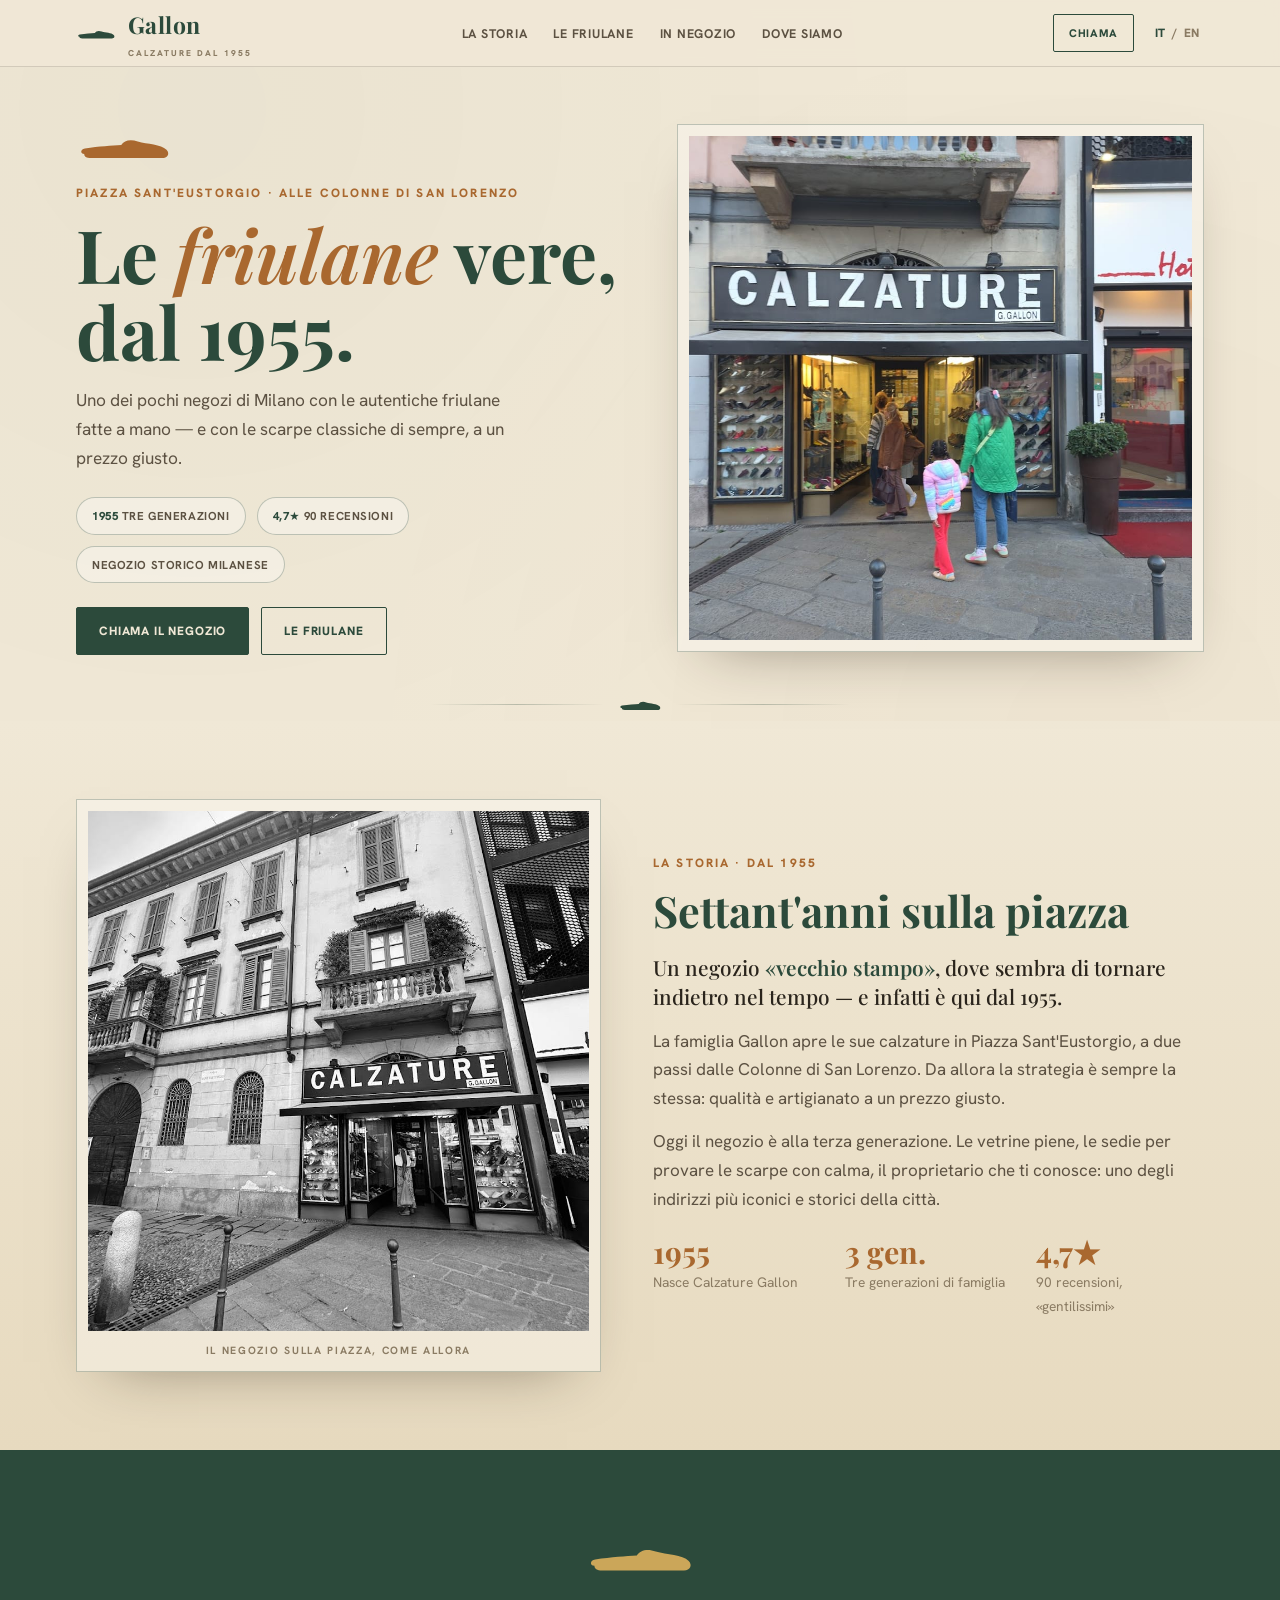
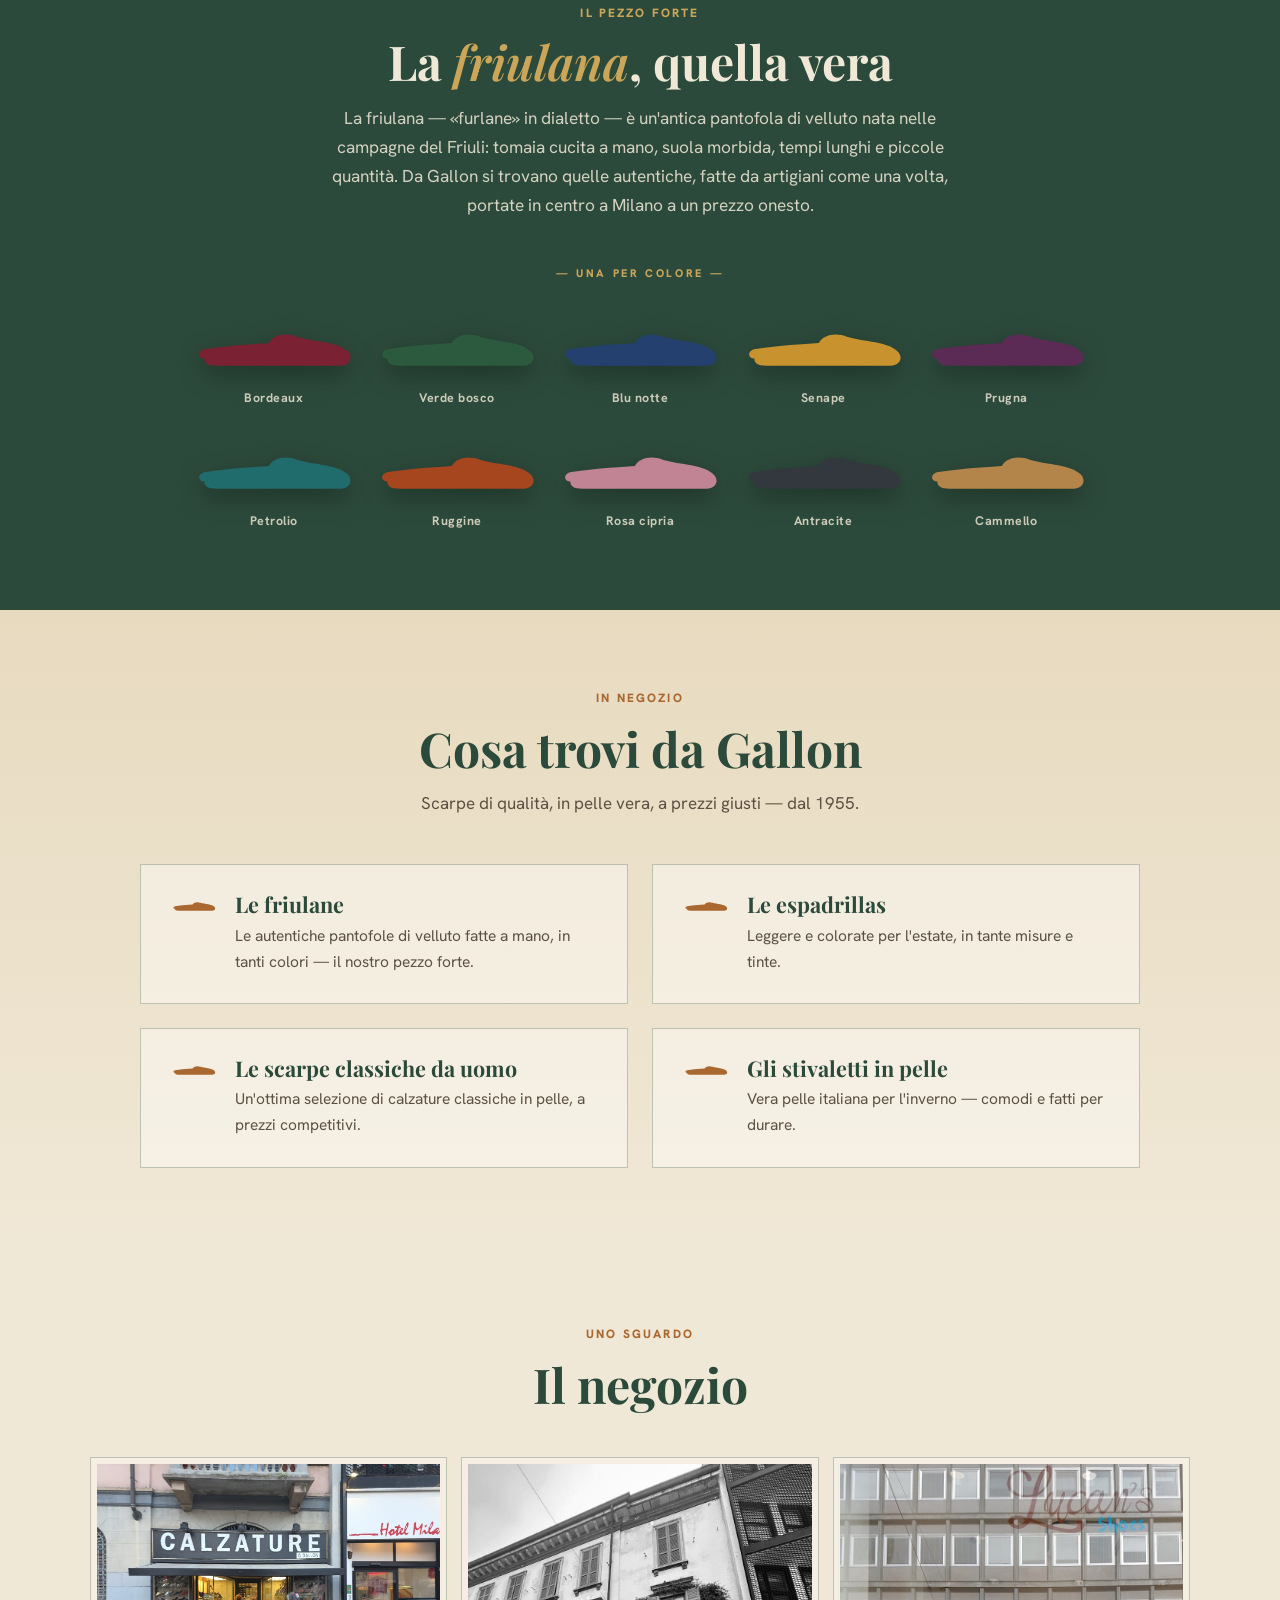
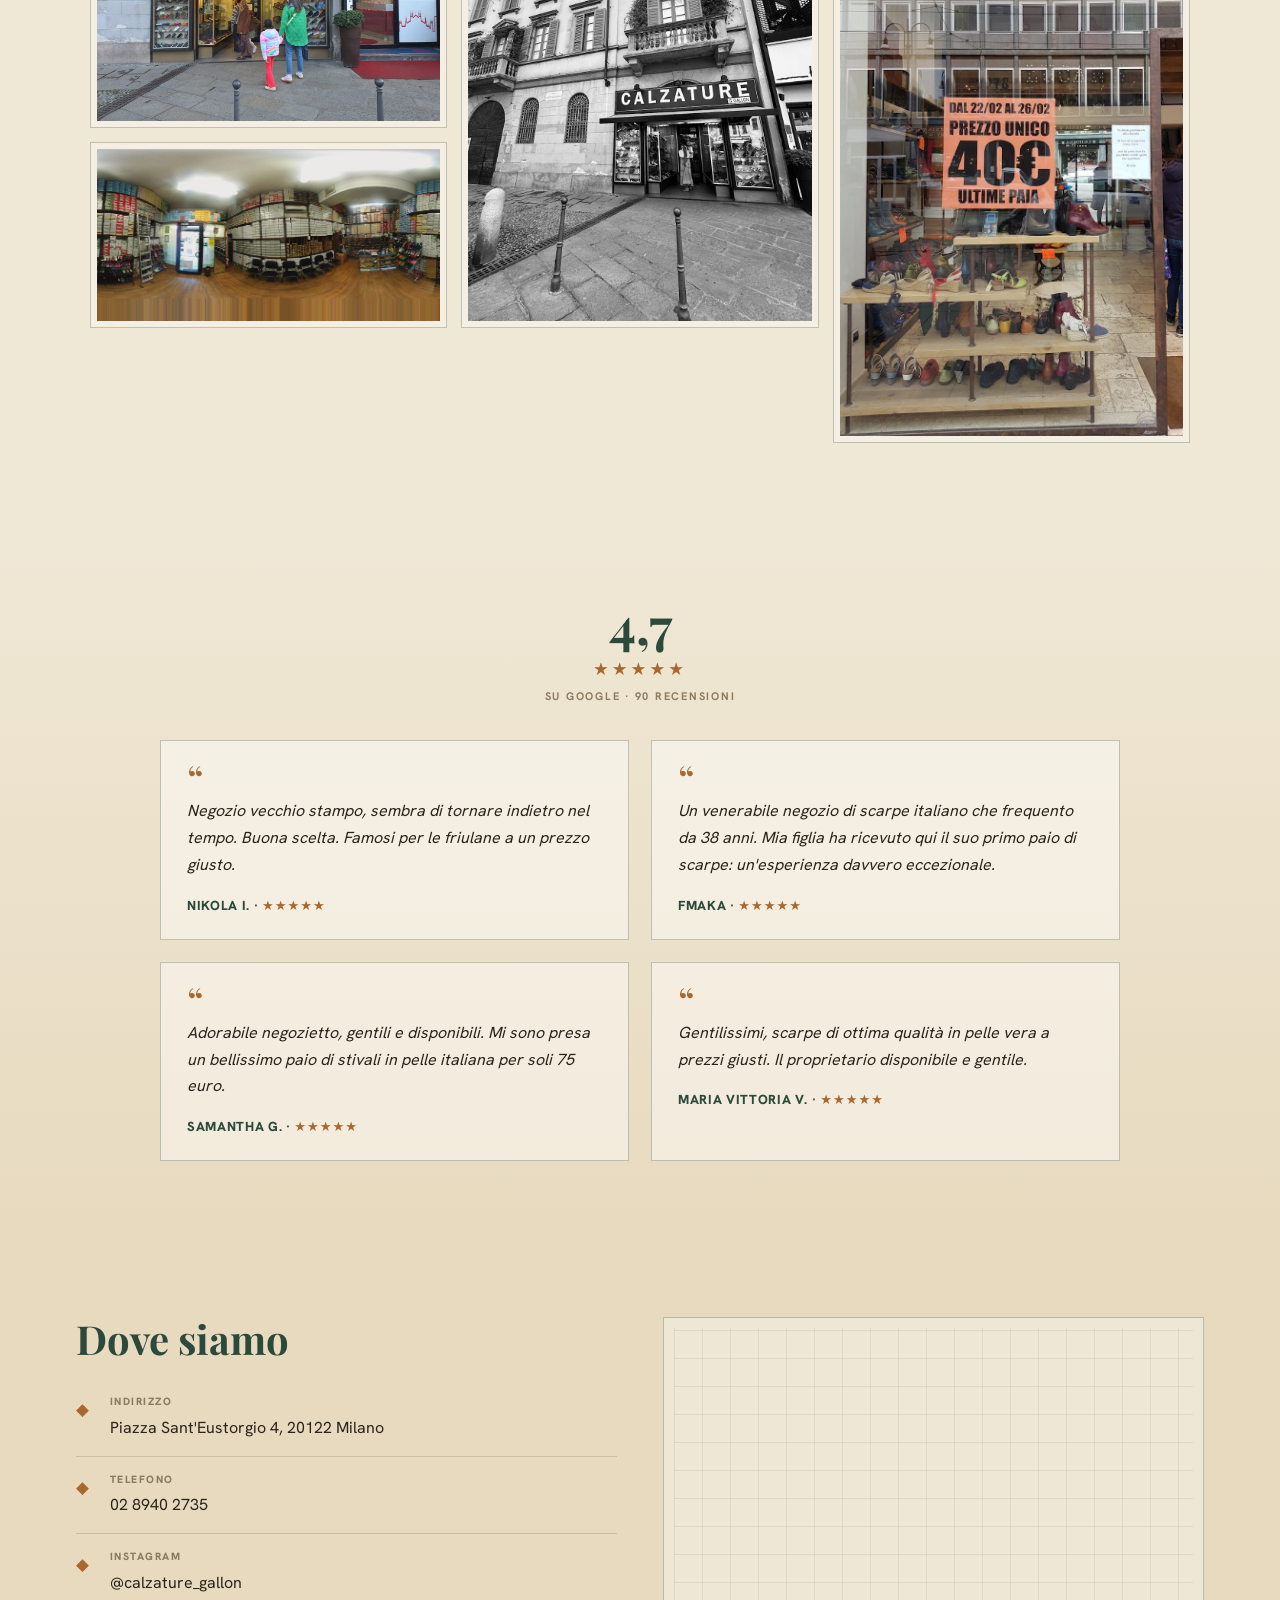
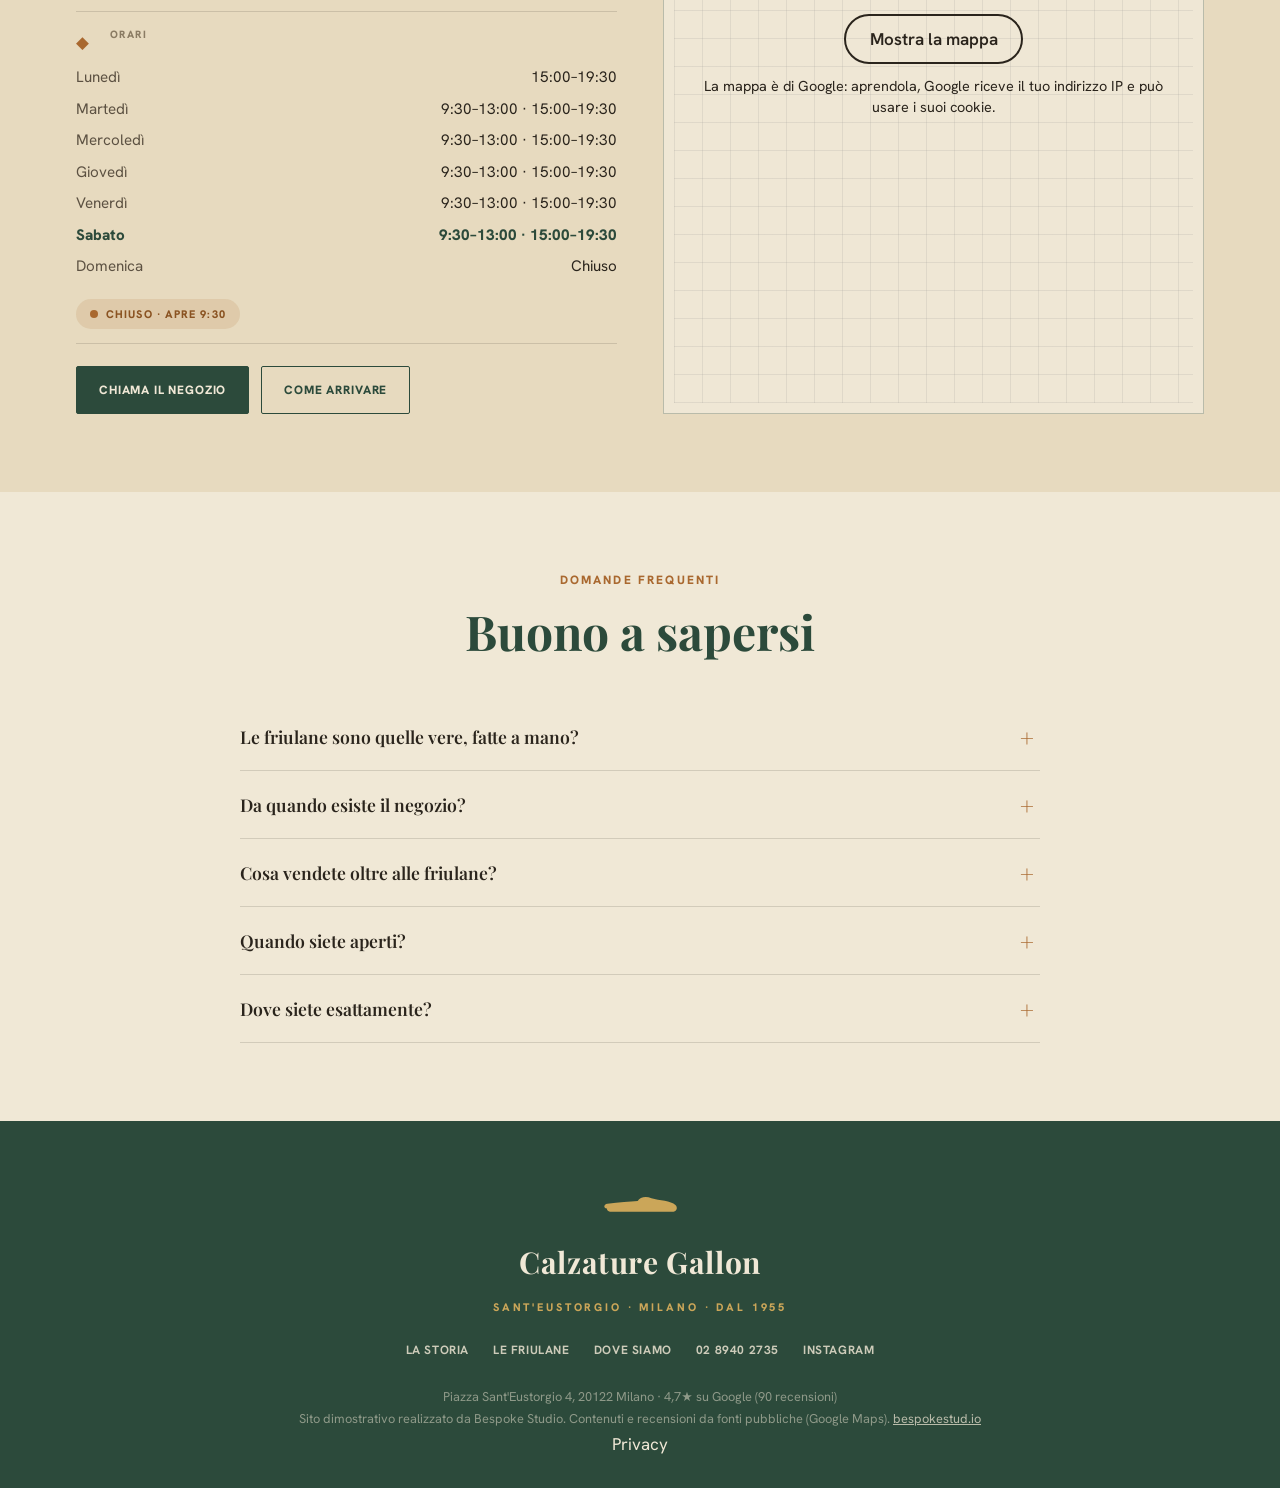
<file: index.html>
<!DOCTYPE html>
<html lang="it">
<head>
<meta charset="UTF-8">
<meta name="viewport" content="width=device-width, initial-scale=1.0">
<meta name="robots" content="noindex">
<title>Calzature Gallon — le friulane vere, dal 1955 · Milano</title>
<meta name="description" content="Calzature Gallon, in Piazza Sant'Eustorgio a Milano dal 1955. Uno dei pochi negozi con le vere friulane fatte a mano, a un prezzo giusto — con espadrillas e scarpe classiche in pelle. Tre generazioni, vecchio stampo.">
<link rel="stylesheet" href="fonts/fonts.css?v=1">
<link rel="stylesheet" href="css/styles.css?v=1">
<link rel="icon" href="data:image/svg+xml,<svg xmlns='http://www.w3.org/2000/svg' viewBox='0 0 140 62'><rect width='140' height='62' fill='%232C4A3B'/><path d='M12 44 C6 44 6 37 13 36 C34 33 52 32 66 31 C70 24 80 22 90 26 C104 30 124 30 132 38 C137 43 134 50 126 50 L22 50 C15 50 12 48 12 44 Z' fill='%23CBA659'/></svg>">
</head>
<body>

<!-- intro -->
<div id="intro">
  <svg class="friul" viewBox="0 0 140 62"><path d="M12 44 C6 44 6 37 13 36 C34 33 52 32 66 31 C70 24 80 22 90 26 C104 30 124 30 132 38 C137 43 134 50 126 50 L22 50 C15 50 12 48 12 44 Z"/></svg>
  <div class="i-name">Calzature Gallon</div>
  <div class="i-sub">Sant'Eustorgio · dal 1955</div>
</div>

<!-- header -->
<header>
  <nav class="nav wrap">
    <a class="brand" href="#hero" aria-label="Calzature Gallon">
      <svg class="friul" viewBox="0 0 140 62"><path d="M12 44 C6 44 6 37 13 36 C34 33 52 32 66 31 C70 24 80 22 90 26 C104 30 124 30 132 38 C137 43 134 50 126 50 L22 50 C15 50 12 48 12 44 Z"/></svg>
      <b>Gallon<span>Calzature dal 1955</span></b>
    </a>
    <div class="nav-links" id="navlinks">
      <a href="#storia" data-i18n="nav.storia">La storia</a>
      <a href="#friulana" data-i18n="nav.friul">Le friulane</a>
      <a href="#negozio" data-i18n="nav.negozio">In negozio</a>
      <a href="#dove" data-i18n="nav.dove">Dove siamo</a>
    </div>
    <div style="display:flex;align-items:center;gap:16px">
      <a class="nav-cta" href="tel:+390289402735" data-i18n="nav.cta">Chiama</a>
      <div class="lang"><button data-lang="it" class="on">IT</button><span>/</span><button data-lang="en">EN</button></div>
      <button class="burger" id="burger" aria-label="Menu"><span></span><span></span><span></span></button>
    </div>
  </nav>
</header>

<main>

<!-- HERO -->
<section id="hero">
  <div class="wrap hero-grid">
    <div class="hero-copy">
      <div class="hero-emblem"><svg class="friul" viewBox="0 0 140 62"><path d="M12 44 C6 44 6 37 13 36 C34 33 52 32 66 31 C70 24 80 22 90 26 C104 30 124 30 132 38 C137 43 134 50 126 50 L22 50 C15 50 12 48 12 44 Z"/></svg></div>
      <div class="hero-kick kick" data-i18n="hero.kick">Piazza Sant'Eustorgio · alle Colonne di San Lorenzo</div>
      <h1 data-i18n="hero.h1">Le <em>friulane</em> vere, dal 1955.</h1>
      <p class="hero-lead" data-i18n="hero.lead">Uno dei pochi negozi di Milano con le autentiche friulane fatte a mano — e con le scarpe classiche di sempre, a un prezzo giusto.</p>
      <div class="hero-pills">
        <span class="pill"><b>1955</b> <span data-i18n="hero.p1">tre generazioni</span></span>
        <span class="pill"><b>4,7★</b> <span data-i18n="hero.p2">90 recensioni</span></span>
        <span class="pill" data-i18n="hero.p3">Negozio storico milanese</span>
      </div>
      <div class="hero-cta">
        <a class="btn btn-solid" href="tel:+390289402735" data-i18n="hero.cta1">Chiama il negozio</a>
        <a class="btn btn-ghost" href="#friulana" data-i18n="hero.cta2">Le friulane</a>
      </div>
    </div>
    <div class="hero-photo reveal">
      <img src="img/facciata.jpg" alt="La facciata storica di Calzature Gallon in Piazza Sant'Eustorgio" loading="eager">
    </div>
  </div>
</section>

<div class="divider"><div class="rule"><svg class="friul" viewBox="0 0 140 62"><path d="M12 44 C6 44 6 37 13 36 C34 33 52 32 66 31 C70 24 80 22 90 26 C104 30 124 30 132 38 C137 43 134 50 126 50 L22 50 C15 50 12 48 12 44 Z"/></svg></div></div>

<!-- STORIA -->
<section id="storia">
  <div class="wrap storia-grid">
    <figure class="storia-photo reveal">
      <img src="img/facciata-bn.jpg" alt="Il negozio Gallon in una fotografia d'epoca in bianco e nero">
      <figcaption data-i18n="storia.cap">Il negozio sulla piazza, come allora</figcaption>
    </figure>
    <div class="storia-copy reveal">
      <span class="kick" data-i18n="storia.kick">La storia · dal 1955</span>
      <h2 data-i18n="storia.h2">Settant'anni sulla piazza</h2>
      <p class="lead" data-i18n="storia.lead">Un negozio <b>«vecchio stampo»</b>, dove sembra di tornare indietro nel tempo — e infatti è qui dal 1955.</p>
      <p data-i18n="storia.p1">La famiglia Gallon apre le sue calzature in Piazza Sant'Eustorgio, a due passi dalle Colonne di San Lorenzo. Da allora la strategia è sempre la stessa: qualità e artigianato a un prezzo giusto.</p>
      <p data-i18n="storia.p2">Oggi il negozio è alla terza generazione. Le vetrine piene, le sedie per provare le scarpe con calma, il proprietario che ti conosce: uno degli indirizzi più iconici e storici della città.</p>
      <div class="gens">
        <div class="gen"><div class="n">1955</div><div class="l" data-i18n="storia.g1">Nasce Calzature Gallon</div></div>
        <div class="gen"><div class="n" data-i18n="storia.g2n">3 gen.</div><div class="l" data-i18n="storia.g2">Tre generazioni di famiglia</div></div>
        <div class="gen"><div class="n">4,7★</div><div class="l" data-i18n="storia.g3">90 recensioni, «gentilissimi»</div></div>
      </div>
    </div>
  </div>
</section>

<!-- FRIULANA (signature) -->
<section id="friulana">
  <div class="wrap">
    <div class="friul-top reveal">
      <svg class="friul" viewBox="0 0 140 62"><path d="M12 44 C6 44 6 37 13 36 C34 33 52 32 66 31 C70 24 80 22 90 26 C104 30 124 30 132 38 C137 43 134 50 126 50 L22 50 C15 50 12 48 12 44 Z"/></svg>
      <span class="kick" data-i18n="friul.kick">Il pezzo forte</span>
      <h2 data-i18n="friul.h2">La <em>friulana</em>, quella vera</h2>
      <p data-i18n="friul.p1">La friulana — «furlane» in dialetto — è un'antica pantofola di velluto nata nelle campagne del Friuli: tomaia cucita a mano, suola morbida, tempi lunghi e piccole quantità. Da Gallon si trovano quelle autentiche, fatte da artigiani come una volta, portate in centro a Milano a un prezzo onesto.</p>
    </div>
    <div class="colors-lab" data-i18n="friul.lab">— una per colore —</div>
    <div class="colors reveal">
      <div class="swatch"><svg class="friul" viewBox="0 0 140 62" style="color:#7A2233"><path d="M12 44 C6 44 6 37 13 36 C34 33 52 32 66 31 C70 24 80 22 90 26 C104 30 124 30 132 38 C137 43 134 50 126 50 L22 50 C15 50 12 48 12 44 Z"/></svg><span>Bordeaux</span></div>
      <div class="swatch"><svg class="friul" viewBox="0 0 140 62" style="color:#2C5A3E"><path d="M12 44 C6 44 6 37 13 36 C34 33 52 32 66 31 C70 24 80 22 90 26 C104 30 124 30 132 38 C137 43 134 50 126 50 L22 50 C15 50 12 48 12 44 Z"/></svg><span>Verde bosco</span></div>
      <div class="swatch"><svg class="friul" viewBox="0 0 140 62" style="color:#24406E"><path d="M12 44 C6 44 6 37 13 36 C34 33 52 32 66 31 C70 24 80 22 90 26 C104 30 124 30 132 38 C137 43 134 50 126 50 L22 50 C15 50 12 48 12 44 Z"/></svg><span>Blu notte</span></div>
      <div class="swatch"><svg class="friul" viewBox="0 0 140 62" style="color:#C8922E"><path d="M12 44 C6 44 6 37 13 36 C34 33 52 32 66 31 C70 24 80 22 90 26 C104 30 124 30 132 38 C137 43 134 50 126 50 L22 50 C15 50 12 48 12 44 Z"/></svg><span>Senape</span></div>
      <div class="swatch"><svg class="friul" viewBox="0 0 140 62" style="color:#5B2A55"><path d="M12 44 C6 44 6 37 13 36 C34 33 52 32 66 31 C70 24 80 22 90 26 C104 30 124 30 132 38 C137 43 134 50 126 50 L22 50 C15 50 12 48 12 44 Z"/></svg><span>Prugna</span></div>
      <div class="swatch"><svg class="friul" viewBox="0 0 140 62" style="color:#206B6B"><path d="M12 44 C6 44 6 37 13 36 C34 33 52 32 66 31 C70 24 80 22 90 26 C104 30 124 30 132 38 C137 43 134 50 126 50 L22 50 C15 50 12 48 12 44 Z"/></svg><span>Petrolio</span></div>
      <div class="swatch"><svg class="friul" viewBox="0 0 140 62" style="color:#A6461F"><path d="M12 44 C6 44 6 37 13 36 C34 33 52 32 66 31 C70 24 80 22 90 26 C104 30 124 30 132 38 C137 43 134 50 126 50 L22 50 C15 50 12 48 12 44 Z"/></svg><span>Ruggine</span></div>
      <div class="swatch"><svg class="friul" viewBox="0 0 140 62" style="color:#C08494"><path d="M12 44 C6 44 6 37 13 36 C34 33 52 32 66 31 C70 24 80 22 90 26 C104 30 124 30 132 38 C137 43 134 50 126 50 L22 50 C15 50 12 48 12 44 Z"/></svg><span>Rosa cipria</span></div>
      <div class="swatch"><svg class="friul" viewBox="0 0 140 62" style="color:#33383E"><path d="M12 44 C6 44 6 37 13 36 C34 33 52 32 66 31 C70 24 80 22 90 26 C104 30 124 30 132 38 C137 43 134 50 126 50 L22 50 C15 50 12 48 12 44 Z"/></svg><span>Antracite</span></div>
      <div class="swatch"><svg class="friul" viewBox="0 0 140 62" style="color:#B4854A"><path d="M12 44 C6 44 6 37 13 36 C34 33 52 32 66 31 C70 24 80 22 90 26 C104 30 124 30 132 38 C137 43 134 50 126 50 L22 50 C15 50 12 48 12 44 Z"/></svg><span>Cammello</span></div>
    </div>
  </div>
</section>

<!-- IN NEGOZIO -->
<section id="negozio">
  <div class="wrap">
    <div class="sec-head reveal">
      <span class="kick" data-i18n="neg.kick">In negozio</span>
      <h2 data-i18n="neg.h2">Cosa trovi da Gallon</h2>
      <p data-i18n="neg.sub">Scarpe di qualità, in pelle vera, a prezzi giusti — dal 1955.</p>
    </div>
    <div class="trovi">
      <div class="trovi-card reveal"><span class="ic"><svg class="friul" viewBox="0 0 140 62"><path d="M12 44 C6 44 6 37 13 36 C34 33 52 32 66 31 C70 24 80 22 90 26 C104 30 124 30 132 38 C137 43 134 50 126 50 L22 50 C15 50 12 48 12 44 Z"/></svg></span><div><h3 data-i18n="neg.c1h">Le friulane</h3><p data-i18n="neg.c1p">Le autentiche pantofole di velluto fatte a mano, in tanti colori — il nostro pezzo forte.</p></div></div>
      <div class="trovi-card reveal"><span class="ic"><svg class="friul" viewBox="0 0 140 62"><path d="M12 44 C6 44 6 37 13 36 C34 33 52 32 66 31 C70 24 80 22 90 26 C104 30 124 30 132 38 C137 43 134 50 126 50 L22 50 C15 50 12 48 12 44 Z"/></svg></span><div><h3 data-i18n="neg.c2h">Le espadrillas</h3><p data-i18n="neg.c2p">Leggere e colorate per l'estate, in tante misure e tinte.</p></div></div>
      <div class="trovi-card reveal"><span class="ic"><svg class="friul" viewBox="0 0 140 62"><path d="M12 44 C6 44 6 37 13 36 C34 33 52 32 66 31 C70 24 80 22 90 26 C104 30 124 30 132 38 C137 43 134 50 126 50 L22 50 C15 50 12 48 12 44 Z"/></svg></span><div><h3 data-i18n="neg.c3h">Le scarpe classiche da uomo</h3><p data-i18n="neg.c3p">Un'ottima selezione di calzature classiche in pelle, a prezzi competitivi.</p></div></div>
      <div class="trovi-card reveal"><span class="ic"><svg class="friul" viewBox="0 0 140 62"><path d="M12 44 C6 44 6 37 13 36 C34 33 52 32 66 31 C70 24 80 22 90 26 C104 30 124 30 132 38 C137 43 134 50 126 50 L22 50 C15 50 12 48 12 44 Z"/></svg></span><div><h3 data-i18n="neg.c4h">Gli stivaletti in pelle</h3><p data-i18n="neg.c4p">Vera pelle italiana per l'inverno — comodi e fatti per durare.</p></div></div>
    </div>
  </div>
</section>

<!-- GALLERY -->
<section id="gallery-sec">
  <div class="wrap">
    <div class="sec-head reveal">
      <span class="kick" data-i18n="gal.kick">Uno sguardo</span>
      <h2 data-i18n="gal.h2">Il negozio</h2>
    </div>
    <div class="gallery reveal">
      <figure><img src="img/facciata.jpg" alt="La vetrina di Calzature Gallon" loading="lazy"></figure>
      <figure><img src="img/interno.jpg" alt="L'interno con le pareti di scatole e le sedie per provare le scarpe" loading="lazy"></figure>
      <figure><img src="img/facciata-bn.jpg" alt="Il negozio Gallon in bianco e nero" loading="lazy"></figure>
      <figure><img src="img/saldo.jpg" alt="Il banco delle scarpe a un prezzo giusto" loading="lazy"></figure>
    </div>
  </div>
</section>

<!-- RECENSIONI -->
<section id="recensioni">
  <div class="wrap">
    <div class="rev-top reveal">
      <div class="rev-score">4,7</div>
      <div class="rev-stars">★★★★★</div>
      <div class="rev-src" data-i18n="rev.src">Su Google · 90 recensioni</div>
    </div>
    <div class="rev-grid">
      <div class="rev-card reveal"><div class="q">“</div><p data-i18n="rev.q1">Negozio vecchio stampo, sembra di tornare indietro nel tempo. Buona scelta. Famosi per le friulane a un prezzo giusto.</p><div class="who">Nikola I. · <span class="st">★★★★★</span></div></div>
      <div class="rev-card reveal"><div class="q">“</div><p data-i18n="rev.q2">Un venerabile negozio di scarpe italiano che frequento da 38 anni. Mia figlia ha ricevuto qui il suo primo paio di scarpe: un'esperienza davvero eccezionale.</p><div class="who">FMAKA · <span class="st">★★★★★</span></div></div>
      <div class="rev-card reveal"><div class="q">“</div><p data-i18n="rev.q3">Adorabile negozietto, gentili e disponibili. Mi sono presa un bellissimo paio di stivali in pelle italiana per soli 75 euro.</p><div class="who">Samantha G. · <span class="st">★★★★★</span></div></div>
      <div class="rev-card reveal"><div class="q">“</div><p data-i18n="rev.q4">Gentilissimi, scarpe di ottima qualità in pelle vera a prezzi giusti. Il proprietario disponibile e gentile.</p><div class="who">Maria Vittoria V. · <span class="st">★★★★★</span></div></div>
    </div>
  </div>
</section>

<!-- DOVE -->
<section id="dove">
  <div class="wrap dove-grid">
    <div class="dove-info reveal">
      <h2 data-i18n="dove.h2">Dove siamo</h2>
      <div class="info-row"><span class="ic">◆</span><div><div class="lb" data-i18n="dove.addr">Indirizzo</div>
        <a class="vl" href="https://maps.google.com/?q=Calzature+Gallon+Piazza+Sant'Eustorgio+4+Milano" target="_blank" rel="noopener">Piazza Sant'Eustorgio 4, 20122 Milano</a></div></div>
      <div class="info-row"><span class="ic">◆</span><div><div class="lb" data-i18n="dove.phone">Telefono</div>
        <a class="vl" href="tel:+390289402735">02 8940 2735</a></div></div>
      <div class="info-row"><span class="ic">◆</span><div><div class="lb">Instagram</div>
        <a class="vl" href="https://instagram.com/calzature_gallon" target="_blank" rel="noopener">@calzature_gallon</a></div></div>
      <div class="info-row" style="flex-direction:column;gap:6px">
        <div style="display:flex;gap:14px"><span class="ic">◆</span><div class="lb" data-i18n="dove.hours">Orari</div></div>
        <div id="hours" style="width:100%"></div>
        <div id="statusbox"></div>
      </div>
      <div class="cta-row">
        <a class="btn btn-solid" href="tel:+390289402735" data-i18n="dove.call">Chiama il negozio</a>
        <a class="btn btn-ghost" href="https://maps.google.com/?q=Calzature+Gallon+Piazza+Sant'Eustorgio+4+Milano" target="_blank" rel="noopener" data-i18n="dove.dir">Come arrivare</a>
      </div>
    </div>
    <div class="dove-map reveal">
      <div class="mappa-clic" data-mappa-clic style="--mappa-h: 320px"><template><iframe title="Mappa Calzature Gallon" loading="lazy" referrerpolicy="no-referrer-when-downgrade"
        src="https://www.google.com/maps?q=Calzature+Gallon+Piazza+Sant'Eustorgio+4+Milano&output=embed"></iframe></template><div class="mappa-clic__velo"><a class="mappa-clic__btn" href="https://maps.google.com/?q=Calzature+Gallon+Piazza+Sant" target="_blank" rel="noopener">Mostra la mappa</a><p class="mappa-clic__nota">La mappa è di Google: aprendola, Google riceve il tuo indirizzo IP e può usare i suoi cookie.</p></div></div>
    </div>
  </div>
</section>

<!-- FAQ -->
<section id="faq">
  <div class="wrap">
    <div class="sec-head reveal">
      <span class="kick" data-i18n="faq.kick">Domande frequenti</span>
      <h2 data-i18n="faq.h2">Buono a sapersi</h2>
    </div>
    <div class="faq-list reveal">
      <div class="faq-item"><button class="faq-q" data-i18n="faq.q1">Le friulane sono quelle vere, fatte a mano?</button><div class="faq-a"><p data-i18n="faq.a1">Sì: da Gallon trovi le autentiche friulane in velluto, cucite a mano da artigiani secondo la tradizione, in tanti colori — a un prezzo onesto.</p></div></div>
      <div class="faq-item"><button class="faq-q" data-i18n="faq.q2">Da quando esiste il negozio?</button><div class="faq-a"><p data-i18n="faq.a2">Dal 1955, sempre in Piazza Sant'Eustorgio. Oggi siamo alla terza generazione della famiglia Gallon.</p></div></div>
      <div class="faq-item"><button class="faq-q" data-i18n="faq.q3">Cosa vendete oltre alle friulane?</button><div class="faq-a"><p data-i18n="faq.a3">Espadrillas, scarpe classiche da uomo in pelle, stivaletti in pelle italiana e calzature di qualità per tutti i giorni, a prezzi competitivi.</p></div></div>
      <div class="faq-item"><button class="faq-q" data-i18n="faq.q4">Quando siete aperti?</button><div class="faq-a"><p data-i18n="faq.a4">Lunedì 15:00–19:30; da martedì a sabato 09:30–13:00 e 15:00–19:30. Domenica chiuso.</p></div></div>
      <div class="faq-item"><button class="faq-q" data-i18n="faq.q5">Dove siete esattamente?</button><div class="faq-a"><p data-i18n="faq.a5">In Piazza Sant'Eustorgio 4, alla fine del Corso di Porta Ticinese, a due passi dalle Colonne di San Lorenzo.</p></div></div>
    </div>
  </div>
</section>

</main>

<!-- FOOTER -->
<footer>
  <svg class="friul" viewBox="0 0 140 62"><path d="M12 44 C6 44 6 37 13 36 C34 33 52 32 66 31 C70 24 80 22 90 26 C104 30 124 30 132 38 C137 43 134 50 126 50 L22 50 C15 50 12 48 12 44 Z"/></svg>
  <div class="f-name">Calzature Gallon</div>
  <div class="f-sub" data-i18n="foot.sub">Sant'Eustorgio · Milano · dal 1955</div>
  <div class="f-links">
    <a href="#storia" data-i18n="nav.storia">La storia</a>
    <a href="#friulana" data-i18n="nav.friul">Le friulane</a>
    <a href="#dove" data-i18n="nav.dove">Dove siamo</a>
    <a href="tel:+390289402735">02 8940 2735</a>
    <a href="https://instagram.com/calzature_gallon" target="_blank" rel="noopener">Instagram</a>
  </div>
  <div class="f-fine">
    Piazza Sant'Eustorgio 4, 20122 Milano · <span data-i18n="foot.rating">4,7★ su Google (90 recensioni)</span><br>
    <span data-i18n="foot.demo">Sito dimostrativo realizzato da Bespoke Studio. Contenuti e recensioni da fonti pubbliche (Google Maps).</span>
    <a href="https://bespokestud.io" target="_blank" rel="noopener">bespokestud.io</a>
  </div>
  <p class="privacy-link"><a href="privacy.html">Privacy</a></p>
</footer>

<div class="actionbar">
  <a class="a-call" href="tel:+390289402735"><span data-i18n="ab.call">Chiama</span><span class="a-state" id="ab-state"></span></a>
  <a class="a-map" href="https://maps.google.com/?q=Calzature+Gallon+Piazza+Sant'Eustorgio+4+Milano" target="_blank" rel="noopener" data-i18n="ab.map">Mappa</a>
</div>

<script src="js/main.js?v=1"></script>
<script src="js/mappa-clic.js?v=1" defer></script>
</body>
</html>
</file>
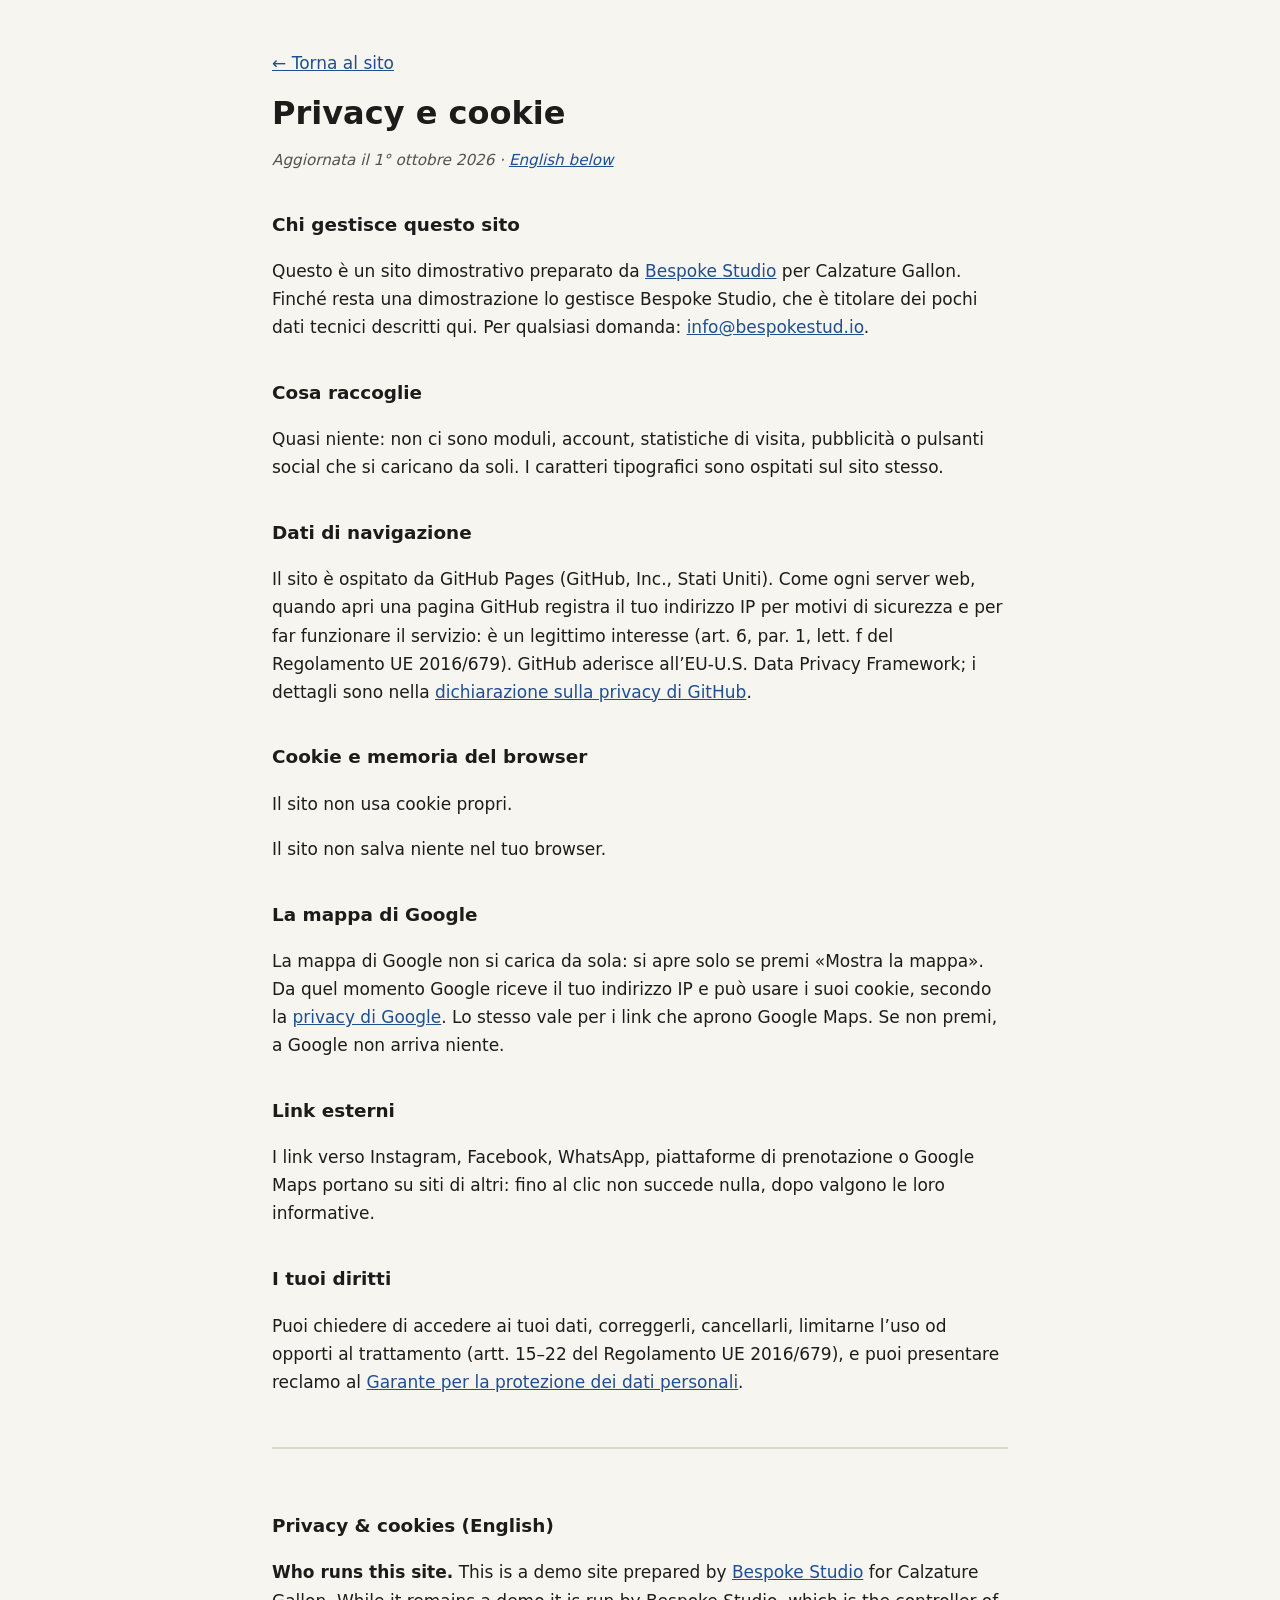
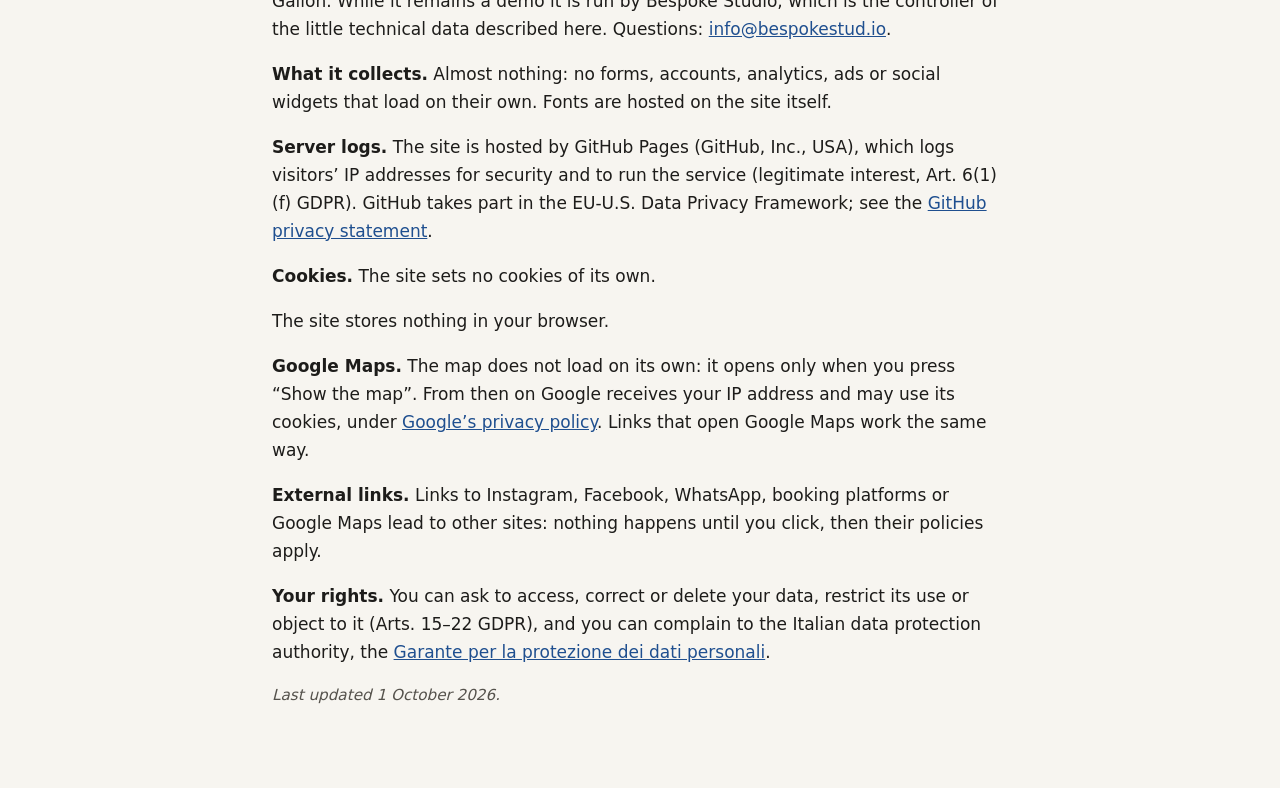
<file: privacy.html>
<!DOCTYPE html>
<html lang="it">
<head>
  <meta charset="UTF-8">
  <meta name="viewport" content="width=device-width, initial-scale=1.0">
  <meta name="robots" content="noindex">
  <title>Privacy e cookie · Calzature Gallon</title>
  <meta name="description" content="Informativa privacy e cookie del sito Calzature Gallon.">
  <style>
    body { margin: 0; background: #f7f5f0; color: #1d1c1a; font: 17px/1.65 system-ui, -apple-system, "Segoe UI", Roboto, sans-serif; }
    main { max-width: 46rem; margin: 0 auto; padding: 32px 20px 64px; }
    h1 { font-size: 2rem; line-height: 1.2; margin: 0.4em 0 0.2em; }
    h2 { font-size: 1.15rem; margin: 2em 0 0.4em; }
    a { color: #1f4f8f; }
    .data { color: #55524c; font-style: italic; font-size: 0.95rem; }
    .en { margin-top: 3em; padding-top: 1.5em; border-top: 2px solid #ddd8cc; }
    code { font-size: 0.9em; background: #ebe7dc; padding: 0 4px; border-radius: 3px; }
  </style>
</head>
<body>
<main>
  <p><a href="index.html">← Torna al sito</a></p>
  <h1>Privacy e cookie</h1>
  <p class="data">Aggiornata il 1° ottobre 2026 · <a href="#english" lang="en">English below</a></p>
  <h2>Chi gestisce questo sito</h2>
  <p>Questo è un sito dimostrativo preparato da <a href="https://bespokestud.io" rel="noopener">Bespoke Studio</a> per Calzature Gallon. Finché resta una dimostrazione lo gestisce Bespoke Studio, che è titolare dei pochi dati tecnici descritti qui. Per qualsiasi domanda: <a href="mailto:info@bespokestud.io">info@bespokestud.io</a>.</p>
  <h2>Cosa raccoglie</h2>
  <p>Quasi niente: non ci sono moduli, account, statistiche di visita, pubblicità o pulsanti social che si caricano da soli. I caratteri tipografici sono ospitati sul sito stesso.</p>
  <h2>Dati di navigazione</h2>
  <p>Il sito è ospitato da GitHub Pages (GitHub, Inc., Stati Uniti). Come ogni server web, quando apri una pagina GitHub registra il tuo indirizzo IP per motivi di sicurezza e per far funzionare il servizio: è un legittimo interesse (art. 6, par. 1, lett. f del Regolamento UE 2016/679). GitHub aderisce all’EU-U.S. Data Privacy Framework; i dettagli sono nella <a href="https://docs.github.com/site-policy/privacy-policies/github-general-privacy-statement" rel="noopener">dichiarazione sulla privacy di GitHub</a>.</p>
  
  <h2>Cookie e memoria del browser</h2>
  <p>Il sito non usa cookie propri.</p>
  <p>Il sito non salva niente nel tuo browser.</p>
  <h2>La mappa di Google</h2>
  <p>La mappa di Google non si carica da sola: si apre solo se premi «Mostra la mappa». Da quel momento Google riceve il tuo indirizzo IP e può usare i suoi cookie, secondo la <a href="https://policies.google.com/privacy?hl=it" rel="noopener">privacy di Google</a>. Lo stesso vale per i link che aprono Google Maps. Se non premi, a Google non arriva niente.</p>
  <h2>Link esterni</h2>
  <p>I link verso Instagram, Facebook, WhatsApp, piattaforme di prenotazione o Google Maps portano su siti di altri: fino al clic non succede nulla, dopo valgono le loro informative.</p>
  
  <h2>I tuoi diritti</h2>
  <p>Puoi chiedere di accedere ai tuoi dati, correggerli, cancellarli, limitarne l’uso od opporti al trattamento (artt. 15–22 del Regolamento UE 2016/679), e puoi presentare reclamo al <a href="https://www.garanteprivacy.it" rel="noopener">Garante per la protezione dei dati personali</a>.</p>
  <div class="en" id="english" lang="en">
    <h2>Privacy &amp; cookies (English)</h2>
    <p><strong>Who runs this site.</strong> This is a demo site prepared by <a href="https://bespokestud.io" rel="noopener">Bespoke Studio</a> for Calzature Gallon. While it remains a demo it is run by Bespoke Studio, which is the controller of the little technical data described here. Questions: <a href="mailto:info@bespokestud.io">info@bespokestud.io</a>.</p>
    <p><strong>What it collects.</strong> Almost nothing: no forms, accounts, analytics, ads or social widgets that load on their own. Fonts are hosted on the site itself.</p>
    <p><strong>Server logs.</strong> The site is hosted by GitHub Pages (GitHub, Inc., USA), which logs visitors’ IP addresses for security and to run the service (legitimate interest, Art. 6(1)(f) GDPR). GitHub takes part in the EU-U.S. Data Privacy Framework; see the <a href="https://docs.github.com/site-policy/privacy-policies/github-general-privacy-statement" rel="noopener">GitHub privacy statement</a>.</p>
    
    <p><strong>Cookies.</strong> The site sets no cookies of its own.</p>
    <p>The site stores nothing in your browser.</p>
    <p><strong>Google Maps.</strong> The map does not load on its own: it opens only when you press “Show the map”. From then on Google receives your IP address and may use its cookies, under <a href="https://policies.google.com/privacy?hl=en" rel="noopener">Google’s privacy policy</a>. Links that open Google Maps work the same way.</p>
    <p><strong>External links.</strong> Links to Instagram, Facebook, WhatsApp, booking platforms or Google Maps lead to other sites: nothing happens until you click, then their policies apply.</p>
    
    <p><strong>Your rights.</strong> You can ask to access, correct or delete your data, restrict its use or object to it (Arts. 15–22 GDPR), and you can complain to the Italian data protection authority, the <a href="https://www.garanteprivacy.it" rel="noopener">Garante per la protezione dei dati personali</a>.</p>
    <p class="data">Last updated 1 October 2026.</p>
  </div>
</main>
</body>
</html>
</file>
<file: fonts/fonts.css>
/* Caratteri ospitati sul sito: nessuna richiesta a Google Fonts o Fontshare (giro privacy 1/10/2026). Licenze in LICENSE.txt. */
/* cyrillic-ext */
@font-face {
  font-family: 'Hanken Grotesk';
  font-style: normal;
  font-weight: 400;
  font-display: swap;
  src: url(hankengrotesk-v12-ieVn2YZDLWuGJpnzaiwFXS9tYtpQ59CjCQ.woff2) format('woff2');
  unicode-range: U+0460-052F, U+1C80-1C8A, U+20B4, U+2DE0-2DFF, U+A640-A69F, U+FE2E-FE2F;
}
/* vietnamese */
@font-face {
  font-family: 'Hanken Grotesk';
  font-style: normal;
  font-weight: 400;
  font-display: swap;
  src: url(hankengrotesk-v12-ieVn2YZDLWuGJpnzaiwFXS9tYtpS59CjCQ.woff2) format('woff2');
  unicode-range: U+0102-0103, U+0110-0111, U+0128-0129, U+0168-0169, U+01A0-01A1, U+01AF-01B0, U+0300-0301, U+0303-0304, U+0308-0309, U+0323, U+0329, U+1EA0-1EF9, U+20AB;
}
/* latin-ext */
@font-face {
  font-family: 'Hanken Grotesk';
  font-style: normal;
  font-weight: 400;
  font-display: swap;
  src: url(hankengrotesk-v12-ieVn2YZDLWuGJpnzaiwFXS9tYtpT59CjCQ.woff2) format('woff2');
  unicode-range: U+0100-02BA, U+02BD-02C5, U+02C7-02CC, U+02CE-02D7, U+02DD-02FF, U+0304, U+0308, U+0329, U+1D00-1DBF, U+1E00-1E9F, U+1EF2-1EFF, U+2020, U+20A0-20AB, U+20AD-20C0, U+2113, U+2C60-2C7F, U+A720-A7FF;
}
/* latin */
@font-face {
  font-family: 'Hanken Grotesk';
  font-style: normal;
  font-weight: 400;
  font-display: swap;
  src: url(hankengrotesk-v12-ieVn2YZDLWuGJpnzaiwFXS9tYtpd59A.woff2) format('woff2');
  unicode-range: U+0000-00FF, U+0131, U+0152-0153, U+02BB-02BC, U+02C6, U+02DA, U+02DC, U+0304, U+0308, U+0329, U+2000-206F, U+20AC, U+2122, U+2191, U+2193, U+2212, U+2215, U+FEFF, U+FFFD;
}
/* cyrillic-ext */
@font-face {
  font-family: 'Hanken Grotesk';
  font-style: normal;
  font-weight: 500;
  font-display: swap;
  src: url(hankengrotesk-v12-ieVn2YZDLWuGJpnzaiwFXS9tYtpQ59CjCQ.woff2) format('woff2');
  unicode-range: U+0460-052F, U+1C80-1C8A, U+20B4, U+2DE0-2DFF, U+A640-A69F, U+FE2E-FE2F;
}
/* vietnamese */
@font-face {
  font-family: 'Hanken Grotesk';
  font-style: normal;
  font-weight: 500;
  font-display: swap;
  src: url(hankengrotesk-v12-ieVn2YZDLWuGJpnzaiwFXS9tYtpS59CjCQ.woff2) format('woff2');
  unicode-range: U+0102-0103, U+0110-0111, U+0128-0129, U+0168-0169, U+01A0-01A1, U+01AF-01B0, U+0300-0301, U+0303-0304, U+0308-0309, U+0323, U+0329, U+1EA0-1EF9, U+20AB;
}
/* latin-ext */
@font-face {
  font-family: 'Hanken Grotesk';
  font-style: normal;
  font-weight: 500;
  font-display: swap;
  src: url(hankengrotesk-v12-ieVn2YZDLWuGJpnzaiwFXS9tYtpT59CjCQ.woff2) format('woff2');
  unicode-range: U+0100-02BA, U+02BD-02C5, U+02C7-02CC, U+02CE-02D7, U+02DD-02FF, U+0304, U+0308, U+0329, U+1D00-1DBF, U+1E00-1E9F, U+1EF2-1EFF, U+2020, U+20A0-20AB, U+20AD-20C0, U+2113, U+2C60-2C7F, U+A720-A7FF;
}
/* latin */
@font-face {
  font-family: 'Hanken Grotesk';
  font-style: normal;
  font-weight: 500;
  font-display: swap;
  src: url(hankengrotesk-v12-ieVn2YZDLWuGJpnzaiwFXS9tYtpd59A.woff2) format('woff2');
  unicode-range: U+0000-00FF, U+0131, U+0152-0153, U+02BB-02BC, U+02C6, U+02DA, U+02DC, U+0304, U+0308, U+0329, U+2000-206F, U+20AC, U+2122, U+2191, U+2193, U+2212, U+2215, U+FEFF, U+FFFD;
}
/* cyrillic-ext */
@font-face {
  font-family: 'Hanken Grotesk';
  font-style: normal;
  font-weight: 600;
  font-display: swap;
  src: url(hankengrotesk-v12-ieVn2YZDLWuGJpnzaiwFXS9tYtpQ59CjCQ.woff2) format('woff2');
  unicode-range: U+0460-052F, U+1C80-1C8A, U+20B4, U+2DE0-2DFF, U+A640-A69F, U+FE2E-FE2F;
}
/* vietnamese */
@font-face {
  font-family: 'Hanken Grotesk';
  font-style: normal;
  font-weight: 600;
  font-display: swap;
  src: url(hankengrotesk-v12-ieVn2YZDLWuGJpnzaiwFXS9tYtpS59CjCQ.woff2) format('woff2');
  unicode-range: U+0102-0103, U+0110-0111, U+0128-0129, U+0168-0169, U+01A0-01A1, U+01AF-01B0, U+0300-0301, U+0303-0304, U+0308-0309, U+0323, U+0329, U+1EA0-1EF9, U+20AB;
}
/* latin-ext */
@font-face {
  font-family: 'Hanken Grotesk';
  font-style: normal;
  font-weight: 600;
  font-display: swap;
  src: url(hankengrotesk-v12-ieVn2YZDLWuGJpnzaiwFXS9tYtpT59CjCQ.woff2) format('woff2');
  unicode-range: U+0100-02BA, U+02BD-02C5, U+02C7-02CC, U+02CE-02D7, U+02DD-02FF, U+0304, U+0308, U+0329, U+1D00-1DBF, U+1E00-1E9F, U+1EF2-1EFF, U+2020, U+20A0-20AB, U+20AD-20C0, U+2113, U+2C60-2C7F, U+A720-A7FF;
}
/* latin */
@font-face {
  font-family: 'Hanken Grotesk';
  font-style: normal;
  font-weight: 600;
  font-display: swap;
  src: url(hankengrotesk-v12-ieVn2YZDLWuGJpnzaiwFXS9tYtpd59A.woff2) format('woff2');
  unicode-range: U+0000-00FF, U+0131, U+0152-0153, U+02BB-02BC, U+02C6, U+02DA, U+02DC, U+0304, U+0308, U+0329, U+2000-206F, U+20AC, U+2122, U+2191, U+2193, U+2212, U+2215, U+FEFF, U+FFFD;
}
/* cyrillic-ext */
@font-face {
  font-family: 'Hanken Grotesk';
  font-style: normal;
  font-weight: 700;
  font-display: swap;
  src: url(hankengrotesk-v12-ieVn2YZDLWuGJpnzaiwFXS9tYtpQ59CjCQ.woff2) format('woff2');
  unicode-range: U+0460-052F, U+1C80-1C8A, U+20B4, U+2DE0-2DFF, U+A640-A69F, U+FE2E-FE2F;
}
/* vietnamese */
@font-face {
  font-family: 'Hanken Grotesk';
  font-style: normal;
  font-weight: 700;
  font-display: swap;
  src: url(hankengrotesk-v12-ieVn2YZDLWuGJpnzaiwFXS9tYtpS59CjCQ.woff2) format('woff2');
  unicode-range: U+0102-0103, U+0110-0111, U+0128-0129, U+0168-0169, U+01A0-01A1, U+01AF-01B0, U+0300-0301, U+0303-0304, U+0308-0309, U+0323, U+0329, U+1EA0-1EF9, U+20AB;
}
/* latin-ext */
@font-face {
  font-family: 'Hanken Grotesk';
  font-style: normal;
  font-weight: 700;
  font-display: swap;
  src: url(hankengrotesk-v12-ieVn2YZDLWuGJpnzaiwFXS9tYtpT59CjCQ.woff2) format('woff2');
  unicode-range: U+0100-02BA, U+02BD-02C5, U+02C7-02CC, U+02CE-02D7, U+02DD-02FF, U+0304, U+0308, U+0329, U+1D00-1DBF, U+1E00-1E9F, U+1EF2-1EFF, U+2020, U+20A0-20AB, U+20AD-20C0, U+2113, U+2C60-2C7F, U+A720-A7FF;
}
/* latin */
@font-face {
  font-family: 'Hanken Grotesk';
  font-style: normal;
  font-weight: 700;
  font-display: swap;
  src: url(hankengrotesk-v12-ieVn2YZDLWuGJpnzaiwFXS9tYtpd59A.woff2) format('woff2');
  unicode-range: U+0000-00FF, U+0131, U+0152-0153, U+02BB-02BC, U+02C6, U+02DA, U+02DC, U+0304, U+0308, U+0329, U+2000-206F, U+20AC, U+2122, U+2191, U+2193, U+2212, U+2215, U+FEFF, U+FFFD;
}
/* cyrillic-ext */
@font-face {
  font-family: 'Hanken Grotesk';
  font-style: normal;
  font-weight: 800;
  font-display: swap;
  src: url(hankengrotesk-v12-ieVn2YZDLWuGJpnzaiwFXS9tYtpQ59CjCQ.woff2) format('woff2');
  unicode-range: U+0460-052F, U+1C80-1C8A, U+20B4, U+2DE0-2DFF, U+A640-A69F, U+FE2E-FE2F;
}
/* vietnamese */
@font-face {
  font-family: 'Hanken Grotesk';
  font-style: normal;
  font-weight: 800;
  font-display: swap;
  src: url(hankengrotesk-v12-ieVn2YZDLWuGJpnzaiwFXS9tYtpS59CjCQ.woff2) format('woff2');
  unicode-range: U+0102-0103, U+0110-0111, U+0128-0129, U+0168-0169, U+01A0-01A1, U+01AF-01B0, U+0300-0301, U+0303-0304, U+0308-0309, U+0323, U+0329, U+1EA0-1EF9, U+20AB;
}
/* latin-ext */
@font-face {
  font-family: 'Hanken Grotesk';
  font-style: normal;
  font-weight: 800;
  font-display: swap;
  src: url(hankengrotesk-v12-ieVn2YZDLWuGJpnzaiwFXS9tYtpT59CjCQ.woff2) format('woff2');
  unicode-range: U+0100-02BA, U+02BD-02C5, U+02C7-02CC, U+02CE-02D7, U+02DD-02FF, U+0304, U+0308, U+0329, U+1D00-1DBF, U+1E00-1E9F, U+1EF2-1EFF, U+2020, U+20A0-20AB, U+20AD-20C0, U+2113, U+2C60-2C7F, U+A720-A7FF;
}
/* latin */
@font-face {
  font-family: 'Hanken Grotesk';
  font-style: normal;
  font-weight: 800;
  font-display: swap;
  src: url(hankengrotesk-v12-ieVn2YZDLWuGJpnzaiwFXS9tYtpd59A.woff2) format('woff2');
  unicode-range: U+0000-00FF, U+0131, U+0152-0153, U+02BB-02BC, U+02C6, U+02DA, U+02DC, U+0304, U+0308, U+0329, U+2000-206F, U+20AC, U+2122, U+2191, U+2193, U+2212, U+2215, U+FEFF, U+FFFD;
}
/* cyrillic */
@font-face {
  font-family: 'Playfair Display';
  font-style: italic;
  font-weight: 500;
  font-display: swap;
  src: url(playfairdisplay-v40-nuFkD-vYSZviVYUb_rj3ij__anPXDTnohkk72xU.woff2) format('woff2');
  unicode-range: U+0301, U+0400-045F, U+0490-0491, U+04B0-04B1, U+2116;
}
/* vietnamese */
@font-face {
  font-family: 'Playfair Display';
  font-style: italic;
  font-weight: 500;
  font-display: swap;
  src: url(playfairdisplay-v40-nuFkD-vYSZviVYUb_rj3ij__anPXDTnojUk72xU.woff2) format('woff2');
  unicode-range: U+0102-0103, U+0110-0111, U+0128-0129, U+0168-0169, U+01A0-01A1, U+01AF-01B0, U+0300-0301, U+0303-0304, U+0308-0309, U+0323, U+0329, U+1EA0-1EF9, U+20AB;
}
/* latin-ext */
@font-face {
  font-family: 'Playfair Display';
  font-style: italic;
  font-weight: 500;
  font-display: swap;
  src: url(playfairdisplay-v40-nuFkD-vYSZviVYUb_rj3ij__anPXDTnojEk72xU.woff2) format('woff2');
  unicode-range: U+0100-02BA, U+02BD-02C5, U+02C7-02CC, U+02CE-02D7, U+02DD-02FF, U+0304, U+0308, U+0329, U+1D00-1DBF, U+1E00-1E9F, U+1EF2-1EFF, U+2020, U+20A0-20AB, U+20AD-20C0, U+2113, U+2C60-2C7F, U+A720-A7FF;
}
/* latin */
@font-face {
  font-family: 'Playfair Display';
  font-style: italic;
  font-weight: 500;
  font-display: swap;
  src: url(playfairdisplay-v40-nuFkD-vYSZviVYUb_rj3ij__anPXDTnogkk7.woff2) format('woff2');
  unicode-range: U+0000-00FF, U+0131, U+0152-0153, U+02BB-02BC, U+02C6, U+02DA, U+02DC, U+0304, U+0308, U+0329, U+2000-206F, U+20AC, U+2122, U+2191, U+2193, U+2212, U+2215, U+FEFF, U+FFFD;
}
/* cyrillic */
@font-face {
  font-family: 'Playfair Display';
  font-style: italic;
  font-weight: 600;
  font-display: swap;
  src: url(playfairdisplay-v40-nuFkD-vYSZviVYUb_rj3ij__anPXDTnohkk72xU.woff2) format('woff2');
  unicode-range: U+0301, U+0400-045F, U+0490-0491, U+04B0-04B1, U+2116;
}
/* vietnamese */
@font-face {
  font-family: 'Playfair Display';
  font-style: italic;
  font-weight: 600;
  font-display: swap;
  src: url(playfairdisplay-v40-nuFkD-vYSZviVYUb_rj3ij__anPXDTnojUk72xU.woff2) format('woff2');
  unicode-range: U+0102-0103, U+0110-0111, U+0128-0129, U+0168-0169, U+01A0-01A1, U+01AF-01B0, U+0300-0301, U+0303-0304, U+0308-0309, U+0323, U+0329, U+1EA0-1EF9, U+20AB;
}
/* latin-ext */
@font-face {
  font-family: 'Playfair Display';
  font-style: italic;
  font-weight: 600;
  font-display: swap;
  src: url(playfairdisplay-v40-nuFkD-vYSZviVYUb_rj3ij__anPXDTnojEk72xU.woff2) format('woff2');
  unicode-range: U+0100-02BA, U+02BD-02C5, U+02C7-02CC, U+02CE-02D7, U+02DD-02FF, U+0304, U+0308, U+0329, U+1D00-1DBF, U+1E00-1E9F, U+1EF2-1EFF, U+2020, U+20A0-20AB, U+20AD-20C0, U+2113, U+2C60-2C7F, U+A720-A7FF;
}
/* latin */
@font-face {
  font-family: 'Playfair Display';
  font-style: italic;
  font-weight: 600;
  font-display: swap;
  src: url(playfairdisplay-v40-nuFkD-vYSZviVYUb_rj3ij__anPXDTnogkk7.woff2) format('woff2');
  unicode-range: U+0000-00FF, U+0131, U+0152-0153, U+02BB-02BC, U+02C6, U+02DA, U+02DC, U+0304, U+0308, U+0329, U+2000-206F, U+20AC, U+2122, U+2191, U+2193, U+2212, U+2215, U+FEFF, U+FFFD;
}
/* cyrillic */
@font-face {
  font-family: 'Playfair Display';
  font-style: normal;
  font-weight: 500;
  font-display: swap;
  src: url(playfairdisplay-v40-nuFiD-vYSZviVYUb_rj3ij__anPXDTjYgFE_.woff2) format('woff2');
  unicode-range: U+0301, U+0400-045F, U+0490-0491, U+04B0-04B1, U+2116;
}
/* vietnamese */
@font-face {
  font-family: 'Playfair Display';
  font-style: normal;
  font-weight: 500;
  font-display: swap;
  src: url(playfairdisplay-v40-nuFiD-vYSZviVYUb_rj3ij__anPXDTPYgFE_.woff2) format('woff2');
  unicode-range: U+0102-0103, U+0110-0111, U+0128-0129, U+0168-0169, U+01A0-01A1, U+01AF-01B0, U+0300-0301, U+0303-0304, U+0308-0309, U+0323, U+0329, U+1EA0-1EF9, U+20AB;
}
/* latin-ext */
@font-face {
  font-family: 'Playfair Display';
  font-style: normal;
  font-weight: 500;
  font-display: swap;
  src: url(playfairdisplay-v40-nuFiD-vYSZviVYUb_rj3ij__anPXDTLYgFE_.woff2) format('woff2');
  unicode-range: U+0100-02BA, U+02BD-02C5, U+02C7-02CC, U+02CE-02D7, U+02DD-02FF, U+0304, U+0308, U+0329, U+1D00-1DBF, U+1E00-1E9F, U+1EF2-1EFF, U+2020, U+20A0-20AB, U+20AD-20C0, U+2113, U+2C60-2C7F, U+A720-A7FF;
}
/* latin */
@font-face {
  font-family: 'Playfair Display';
  font-style: normal;
  font-weight: 500;
  font-display: swap;
  src: url(playfairdisplay-v40-nuFiD-vYSZviVYUb_rj3ij__anPXDTzYgA.woff2) format('woff2');
  unicode-range: U+0000-00FF, U+0131, U+0152-0153, U+02BB-02BC, U+02C6, U+02DA, U+02DC, U+0304, U+0308, U+0329, U+2000-206F, U+20AC, U+2122, U+2191, U+2193, U+2212, U+2215, U+FEFF, U+FFFD;
}
/* cyrillic */
@font-face {
  font-family: 'Playfair Display';
  font-style: normal;
  font-weight: 600;
  font-display: swap;
  src: url(playfairdisplay-v40-nuFiD-vYSZviVYUb_rj3ij__anPXDTjYgFE_.woff2) format('woff2');
  unicode-range: U+0301, U+0400-045F, U+0490-0491, U+04B0-04B1, U+2116;
}
/* vietnamese */
@font-face {
  font-family: 'Playfair Display';
  font-style: normal;
  font-weight: 600;
  font-display: swap;
  src: url(playfairdisplay-v40-nuFiD-vYSZviVYUb_rj3ij__anPXDTPYgFE_.woff2) format('woff2');
  unicode-range: U+0102-0103, U+0110-0111, U+0128-0129, U+0168-0169, U+01A0-01A1, U+01AF-01B0, U+0300-0301, U+0303-0304, U+0308-0309, U+0323, U+0329, U+1EA0-1EF9, U+20AB;
}
/* latin-ext */
@font-face {
  font-family: 'Playfair Display';
  font-style: normal;
  font-weight: 600;
  font-display: swap;
  src: url(playfairdisplay-v40-nuFiD-vYSZviVYUb_rj3ij__anPXDTLYgFE_.woff2) format('woff2');
  unicode-range: U+0100-02BA, U+02BD-02C5, U+02C7-02CC, U+02CE-02D7, U+02DD-02FF, U+0304, U+0308, U+0329, U+1D00-1DBF, U+1E00-1E9F, U+1EF2-1EFF, U+2020, U+20A0-20AB, U+20AD-20C0, U+2113, U+2C60-2C7F, U+A720-A7FF;
}
/* latin */
@font-face {
  font-family: 'Playfair Display';
  font-style: normal;
  font-weight: 600;
  font-display: swap;
  src: url(playfairdisplay-v40-nuFiD-vYSZviVYUb_rj3ij__anPXDTzYgA.woff2) format('woff2');
  unicode-range: U+0000-00FF, U+0131, U+0152-0153, U+02BB-02BC, U+02C6, U+02DA, U+02DC, U+0304, U+0308, U+0329, U+2000-206F, U+20AC, U+2122, U+2191, U+2193, U+2212, U+2215, U+FEFF, U+FFFD;
}
/* cyrillic */
@font-face {
  font-family: 'Playfair Display';
  font-style: normal;
  font-weight: 700;
  font-display: swap;
  src: url(playfairdisplay-v40-nuFiD-vYSZviVYUb_rj3ij__anPXDTjYgFE_.woff2) format('woff2');
  unicode-range: U+0301, U+0400-045F, U+0490-0491, U+04B0-04B1, U+2116;
}
/* vietnamese */
@font-face {
  font-family: 'Playfair Display';
  font-style: normal;
  font-weight: 700;
  font-display: swap;
  src: url(playfairdisplay-v40-nuFiD-vYSZviVYUb_rj3ij__anPXDTPYgFE_.woff2) format('woff2');
  unicode-range: U+0102-0103, U+0110-0111, U+0128-0129, U+0168-0169, U+01A0-01A1, U+01AF-01B0, U+0300-0301, U+0303-0304, U+0308-0309, U+0323, U+0329, U+1EA0-1EF9, U+20AB;
}
/* latin-ext */
@font-face {
  font-family: 'Playfair Display';
  font-style: normal;
  font-weight: 700;
  font-display: swap;
  src: url(playfairdisplay-v40-nuFiD-vYSZviVYUb_rj3ij__anPXDTLYgFE_.woff2) format('woff2');
  unicode-range: U+0100-02BA, U+02BD-02C5, U+02C7-02CC, U+02CE-02D7, U+02DD-02FF, U+0304, U+0308, U+0329, U+1D00-1DBF, U+1E00-1E9F, U+1EF2-1EFF, U+2020, U+20A0-20AB, U+20AD-20C0, U+2113, U+2C60-2C7F, U+A720-A7FF;
}
/* latin */
@font-face {
  font-family: 'Playfair Display';
  font-style: normal;
  font-weight: 700;
  font-display: swap;
  src: url(playfairdisplay-v40-nuFiD-vYSZviVYUb_rj3ij__anPXDTzYgA.woff2) format('woff2');
  unicode-range: U+0000-00FF, U+0131, U+0152-0153, U+02BB-02BC, U+02C6, U+02DA, U+02DC, U+0304, U+0308, U+0329, U+2000-206F, U+20AC, U+2122, U+2191, U+2193, U+2212, U+2215, U+FEFF, U+FFFD;
}
</file>
<file: css/styles.css>
/* ============================================================
   Calzature Gallon — le friulane vere, dal 1955 (Sant'Eustorgio)
   Gesto-firma: la FRIULANA (silhouette pantofola) + «una per colore»
   (la friulana nei colori del velluto) + heritage «vecchio stampo»
   Font: Playfair Display (display) · Hanken Grotesk (body)
   ============================================================ */
:root{
  --paper:#F0E8D6; --paper-2:#E7DABF; --paper-3:#DECBA6;
  --green:#2C4A3B; --green-2:#213A2E; --green-soft:#4A6A58;
  --cognac:#A9682F; --cognac-2:#8A5322;
  --ink:#2A241C; --ink-soft:#5C5142; --ink-mute:#8A7B63;
  --gold:#B0893D; --gold-2:#CBA659;
  --line:rgba(42,36,28,.15); --line-g:rgba(44,74,59,.28);
  --shadow:0 24px 58px -34px rgba(42,30,16,.5);
  --display:'Playfair Display',Georgia,serif;
  --body:'Hanken Grotesk',system-ui,sans-serif;
  --wrap:1180px;
}
*{box-sizing:border-box;margin:0;padding:0}
html{scroll-behavior:smooth}
body{font-family:var(--body);background:var(--paper);color:var(--ink);line-height:1.68;
  -webkit-font-smoothing:antialiased;overflow-x:hidden;font-size:17px}
img{max-width:100%;display:block}
a{color:inherit;text-decoration:none}
h1,h2,h3{font-family:var(--display);font-weight:700;line-height:1.1}
.wrap{max-width:var(--wrap);margin:0 auto;padding:0 26px}
.reveal{opacity:0;transform:translateY(22px);transition:opacity .9s ease,transform .9s ease}
.reveal.in{opacity:1;transform:none}
@media (prefers-reduced-motion:reduce){.reveal{opacity:1;transform:none;transition:none}}

body::before{content:"";position:fixed;inset:0;pointer-events:none;z-index:0;opacity:.5;
  background:radial-gradient(circle at 15% 12%,rgba(44,74,59,.06),transparent 55%),radial-gradient(circle at 85% 82%,rgba(169,104,47,.05),transparent 55%)}
main,header,footer{position:relative;z-index:1}

/* friulana emblem */
.friul{display:block}
.friul path{fill:currentColor}

.kick{font-family:var(--body);font-weight:800;font-size:12px;letter-spacing:.18em;text-transform:uppercase;color:var(--cognac)}

/* divider */
.rule{display:flex;align-items:center;justify-content:center;gap:14px;max-width:420px;margin:0 auto;color:var(--green)}
.rule::before,.rule::after{content:"";height:1px;flex:1;background:linear-gradient(90deg,transparent,var(--line-g),transparent)}
.rule .friul{width:44px;height:22px}

/* ---------- intro ---------- */
#intro{position:fixed;inset:0;z-index:200;background:var(--green);
  display:flex;flex-direction:column;align-items:center;justify-content:center;gap:14px;
  transition:opacity .8s ease,visibility .8s}
#intro.gone{opacity:0;visibility:hidden}
#intro .friul{width:120px;height:60px;color:var(--gold-2)}
#intro .i-name{font-family:var(--display);font-size:44px;color:var(--paper);letter-spacing:.02em}
#intro .i-sub{font-family:var(--body);font-weight:800;font-size:11px;letter-spacing:.32em;text-transform:uppercase;color:var(--gold-2)}

/* ---------- header ---------- */
header{position:sticky;top:0;z-index:100;background:rgba(240,232,214,.92);backdrop-filter:blur(8px);border-bottom:1px solid var(--line)}
.nav{display:flex;align-items:center;justify-content:space-between;height:66px}
.brand{display:flex;align-items:center;gap:12px}
.brand .friul{width:40px;height:20px;color:var(--green)}
.brand b{font-family:var(--display);font-weight:700;font-size:23px;color:var(--green);letter-spacing:.02em}
.brand b span{display:block;font-family:var(--body);font-weight:800;font-size:8.5px;letter-spacing:.24em;color:var(--ink-mute);text-transform:uppercase;margin-top:1px}
.nav-links{display:flex;gap:26px}
.nav-links a{font-family:var(--body);font-weight:700;font-size:12.5px;letter-spacing:.06em;text-transform:uppercase;color:var(--ink-soft);transition:color .25s}
.nav-links a:hover{color:var(--green)}
.nav-cta{font-family:var(--body);font-weight:800;font-size:11px;letter-spacing:.08em;text-transform:uppercase;border:1px solid var(--green);color:var(--green);padding:9px 15px;border-radius:2px;transition:.25s}
.nav-cta:hover{background:var(--green);color:var(--paper)}
.lang{display:flex;gap:2px;align-items:center;font-weight:800;font-size:12px;color:var(--ink-mute)}
.lang button{background:none;border:none;font:inherit;color:var(--ink-mute);cursor:pointer;padding:3px 5px}
.lang button.on{color:var(--green)}
.burger{display:none;background:none;border:none;cursor:pointer;flex-direction:column;gap:5px;padding:6px}
.burger span{width:24px;height:2px;background:var(--green);display:block}

/* ---------- HERO ---------- */
#hero{padding:54px 0 32px}
.hero-grid{display:grid;grid-template-columns:1.02fr .98fr;gap:52px;align-items:center}
.hero-emblem{color:var(--cognac);margin-bottom:14px}
.hero-emblem .friul{width:96px;height:48px}
.hero-kick{margin-bottom:12px}
#hero h1{font-size:clamp(2.6rem,6vw,4.6rem);color:var(--green);line-height:1.04}
#hero h1 em{font-style:italic;color:var(--cognac)}
.hero-lead{margin:18px 0 0;color:var(--ink-soft);font-size:1.08rem;max-width:44ch}
.hero-pills{display:flex;flex-wrap:wrap;gap:11px;margin-top:24px}
.pill{font-family:var(--body);font-weight:700;font-size:11.5px;letter-spacing:.05em;text-transform:uppercase;
  border:1px solid var(--line-g);border-radius:100px;padding:8px 15px;color:var(--ink-soft);background:rgba(255,255,255,.34)}
.pill b{color:var(--green);font-weight:800}
.hero-cta{display:flex;gap:12px;margin-top:24px;flex-wrap:wrap}
.hero-photo{position:relative;border:1px solid var(--line-g);padding:11px;background:rgba(255,255,255,.34);box-shadow:var(--shadow)}
.hero-photo img{width:100%;height:clamp(380px,56vh,560px);object-fit:cover}

/* ---------- buttons ---------- */
.btn{font-family:var(--body);font-weight:800;font-size:12px;letter-spacing:.07em;text-transform:uppercase;padding:13px 22px;border-radius:2px;transition:.25s;cursor:pointer;border:1px solid var(--green)}
.btn-solid{background:var(--green);color:var(--paper)}.btn-solid:hover{background:var(--green-2)}
.btn-ghost{color:var(--green);background:transparent}.btn-ghost:hover{background:var(--green);color:var(--paper)}

/* ---------- section base ---------- */
section{padding:78px 0}
.sec-head{text-align:center;max-width:680px;margin:0 auto 46px}
.sec-head .kick{display:block;margin-bottom:14px}
.sec-head h2{font-size:clamp(1.9rem,4.2vw,3rem);color:var(--green)}
.sec-head h2 em{font-style:italic;color:var(--cognac)}
.sec-head p{margin-top:14px;color:var(--ink-soft)}
.divider{padding:6px 0}

/* ---------- STORIA ---------- */
#storia{background:linear-gradient(180deg,var(--paper),var(--paper-2))}
.storia-grid{display:grid;grid-template-columns:1fr 1.05fr;gap:52px;align-items:center}
.storia-copy .kick{display:block;margin-bottom:14px}
.storia-copy h2{font-size:clamp(1.8rem,3.8vw,2.7rem);color:var(--green);margin-bottom:18px}
.storia-copy p{margin-bottom:15px;color:var(--ink-soft)}
.storia-copy .lead{font-family:var(--display);font-size:1.3rem;line-height:1.42;color:var(--ink);font-weight:500}
.storia-copy .lead b{color:var(--green);font-weight:600}
.gens{display:flex;gap:24px;margin-top:24px;flex-wrap:wrap}
.gen{flex:1;min-width:110px}
.gen .n{font-family:var(--display);font-weight:700;font-size:1.9rem;color:var(--cognac);line-height:1}
.gen .l{font-size:.86rem;color:var(--ink-mute);margin-top:4px}
.storia-photo{position:relative;border:1px solid var(--line-g);padding:11px;background:rgba(255,255,255,.34);box-shadow:var(--shadow)}
.storia-photo img{width:100%;height:520px;object-fit:cover}
.storia-photo figcaption{font-family:var(--body);font-weight:700;font-size:10.5px;letter-spacing:.16em;text-transform:uppercase;color:var(--ink-mute);text-align:center;padding-top:11px}

/* ---------- FRIULANA (signature, green band) ---------- */
#friulana{background:var(--green);color:var(--paper);position:relative;overflow:hidden}
.friul-top{max-width:760px;margin:0 auto 44px;text-align:center}
.friul-top .friul{width:110px;height:55px;color:var(--gold-2);margin:0 auto 20px}
.friul-top .kick{color:var(--gold-2);display:block;margin-bottom:12px}
.friul-top h2{font-size:clamp(2rem,4.6vw,3rem);color:var(--paper)}
.friul-top h2 em{font-style:italic;color:var(--gold-2)}
.friul-top p{color:rgba(240,232,214,.86);font-size:1.08rem;max-width:620px;margin:16px auto 0}
.colors-lab{text-align:center;font-family:var(--body);font-weight:800;font-size:11px;letter-spacing:.24em;text-transform:uppercase;color:var(--gold-2);margin-bottom:24px}
.colors{display:grid;grid-template-columns:repeat(5,1fr);gap:20px 16px;max-width:900px;margin:0 auto}
.swatch{text-align:center}
.swatch .friul{width:100%;height:auto;filter:drop-shadow(0 8px 12px rgba(0,0,0,.3))}
.swatch span{display:block;font-family:var(--body);font-weight:700;font-size:.78rem;letter-spacing:.04em;color:rgba(240,232,214,.82);margin-top:8px}

/* ---------- IN NEGOZIO ---------- */
#negozio{background:linear-gradient(180deg,var(--paper-2),var(--paper))}
.trovi{display:grid;grid-template-columns:repeat(2,1fr);gap:24px;max-width:1000px;margin:0 auto}
.trovi-card{background:rgba(255,255,255,.4);border:1px solid var(--line-g);padding:28px 30px;display:flex;gap:18px;align-items:flex-start}
.trovi-card .ic{color:var(--cognac);flex:0 0 auto}
.trovi-card .ic .friul{width:46px;height:23px}
.trovi-card h3{font-size:1.35rem;color:var(--green);margin-bottom:6px}
.trovi-card p{color:var(--ink-soft);font-size:.97rem}

/* ---------- GALLERY ---------- */
.gallery{columns:3;column-gap:14px;max-width:1100px;margin:0 auto}
.gallery figure{break-inside:avoid;margin:0 0 14px;overflow:hidden;border:1px solid var(--line-g);padding:6px;background:rgba(255,255,255,.32)}
.gallery img{width:100%;transition:transform .7s ease}
.gallery figure:hover img{transform:scale(1.045)}

/* ---------- RECENSIONI ---------- */
#recensioni{background:linear-gradient(180deg,var(--paper),var(--paper-2))}
.rev-top{text-align:center;margin-bottom:34px}
.rev-score{font-family:var(--display);font-weight:700;font-size:3.2rem;color:var(--green);line-height:1}
.rev-stars{color:var(--cognac);letter-spacing:3px;font-size:1.1rem;margin:4px 0}
.rev-src{font-family:var(--body);font-weight:700;font-size:11px;letter-spacing:.16em;text-transform:uppercase;color:var(--ink-mute)}
.rev-grid{display:grid;grid-template-columns:repeat(2,1fr);gap:22px;max-width:960px;margin:0 auto}
.rev-card{background:rgba(255,255,255,.44);border:1px solid var(--line-g);padding:26px 26px 22px}
.rev-card .q{font-family:var(--display);color:var(--cognac);font-size:2.4rem;line-height:.6}
.rev-card p{color:var(--ink);font-size:1rem;margin:8px 0 16px;font-style:italic}
.rev-card .who{font-family:var(--body);font-weight:800;font-size:.82rem;color:var(--green);letter-spacing:.05em;text-transform:uppercase}
.rev-card .st{color:var(--cognac);letter-spacing:1px}

/* ---------- DOVE ---------- */
#dove{background:var(--paper-2)}
.dove-grid{display:grid;grid-template-columns:1fr 1fr;gap:46px;align-items:stretch}
.dove-info h2{color:var(--green);font-size:clamp(1.7rem,3.6vw,2.5rem);margin-bottom:18px}
.info-row{display:flex;gap:14px;padding:14px 0;border-bottom:1px solid var(--line)}
.info-row .ic{color:var(--cognac);flex:0 0 20px;margin-top:2px;font-size:1.05rem}
.info-row .lb{font-family:var(--body);font-weight:800;font-size:10.5px;letter-spacing:.14em;text-transform:uppercase;color:var(--ink-mute);margin-bottom:2px}
.info-row .vl{color:var(--ink);font-size:1rem}
.info-row a.vl:hover{color:var(--green)}
.hours-line{display:flex;justify-content:space-between;gap:12px;font-size:.95rem;padding:3px 0}
.hours-line.today{color:var(--green);font-weight:800}
.hours-line .d{color:var(--ink-soft)}
.hours-line.today .d{color:var(--green)}
.status{display:inline-flex;align-items:center;gap:8px;font-family:var(--body);font-weight:800;font-size:11px;letter-spacing:.1em;text-transform:uppercase;margin-top:10px;padding:6px 14px;border-radius:100px}
.status .dot{width:8px;height:8px;border-radius:50%}
.status.open{background:rgba(44,74,59,.14);color:var(--green)}.status.open .dot{background:#3d7a52}
.status.closed{background:rgba(169,104,47,.14);color:var(--cognac-2)}.status.closed .dot{background:var(--cognac)}
.dove-map{border:1px solid var(--line-g);padding:10px;background:rgba(255,255,255,.34);min-height:420px}
.dove-map iframe{width:100%;height:100%;min-height:400px;border:0;filter:sepia(.08) saturate(1.03)}
.cta-row{display:flex;flex-wrap:wrap;gap:12px;margin-top:22px}

/* ---------- FAQ ---------- */
#faq{background:var(--paper)}
.faq-list{max-width:800px;margin:0 auto}
.faq-item{border-bottom:1px solid var(--line)}
.faq-q{width:100%;text-align:left;background:none;border:none;cursor:pointer;font-family:var(--display);font-weight:600;font-size:1.1rem;color:var(--ink);padding:22px 40px 22px 0;position:relative}
.faq-q::after{content:"+";position:absolute;right:6px;top:50%;transform:translateY(-50%);color:var(--cognac);font-size:1.5rem;transition:transform .3s}
.faq-item.open .faq-q::after{content:"–"}
.faq-a{max-height:0;overflow:hidden;transition:max-height .4s ease}
.faq-a p{padding:0 0 22px;color:var(--ink-soft)}

/* ---------- FOOTER ---------- */
footer{background:var(--green);color:var(--paper);text-align:center;padding:60px 0 30px}
footer .friul{width:80px;height:40px;color:var(--gold-2);margin:0 auto 16px}
footer .f-name{font-family:var(--display);font-weight:700;font-size:30px;color:var(--paper);letter-spacing:.02em}
footer .f-sub{font-family:var(--body);font-weight:800;font-size:11px;letter-spacing:.26em;text-transform:uppercase;color:var(--gold-2);margin:10px 0 24px}
footer .f-links{display:flex;gap:24px;justify-content:center;flex-wrap:wrap;font-family:var(--body);font-weight:700;font-size:12px;letter-spacing:.05em;text-transform:uppercase}
footer .f-links a{color:rgba(240,232,214,.82);transition:.25s}
footer .f-links a:hover{color:var(--gold-2)}
footer .f-fine{margin-top:26px;font-size:.8rem;color:rgba(240,232,214,.5);line-height:1.7}
footer .f-fine a{color:rgba(240,232,214,.72);text-decoration:underline}

/* ---------- action bar ---------- */
.actionbar{position:fixed;bottom:0;left:0;right:0;z-index:90;display:none;background:rgba(42,36,28,.97);backdrop-filter:blur(8px);padding:9px 14px;gap:10px;border-top:1px solid var(--line-g)}
.actionbar a{flex:1;text-align:center;font-family:var(--body);font-weight:800;font-size:11px;letter-spacing:.05em;text-transform:uppercase;padding:11px 6px;border-radius:2px}
.actionbar .a-call{background:var(--cognac);color:var(--paper)}
.actionbar .a-map{background:transparent;color:var(--paper);border:1px solid var(--gold-2)}
.actionbar .a-state{font-size:9px;color:var(--gold-2);display:block;margin-top:2px;letter-spacing:.06em}

/* ---------- responsive ---------- */
@media (max-width:900px){
  .nav-links,.nav-cta{display:none}
  .burger{display:flex}
  .nav-links.show{display:flex;position:absolute;top:66px;left:0;right:0;flex-direction:column;background:var(--paper);padding:20px 26px;gap:18px;border-bottom:1px solid var(--line)}
  .hero-grid,.storia-grid,.dove-grid{grid-template-columns:1fr;gap:34px}
  .hero-photo img,.storia-photo img{height:420px}
  .colors{grid-template-columns:repeat(3,1fr)}
  .trovi,.rev-grid{grid-template-columns:1fr}
  .gallery{columns:2}
  .actionbar{display:flex}
  body{padding-bottom:66px}
}
@media (max-width:560px){ section{padding:56px 0} .gallery{columns:1} .colors{grid-template-columns:repeat(2,1fr)} }

/*MAPPACLIC*/
/* la mappa Google si carica solo al clic (giro privacy 1/10/2026) */
.mappa-clic { display: flex; align-items: center; justify-content: center; width: 100%; height: 100%; min-height: var(--mappa-h, 320px); box-sizing: border-box; padding: 24px; text-align: center; background: repeating-linear-gradient(0deg, rgba(127, 127, 127, 0.14) 0 1px, transparent 1px 28px), repeating-linear-gradient(90deg, rgba(127, 127, 127, 0.14) 0 1px, transparent 1px 28px); }
.mappa-clic__velo { display: flex; flex-direction: column; align-items: center; gap: 12px; max-width: 32em; }
.mappa-clic__btn { display: inline-block; padding: 0.75em 1.4em; border: 2px solid currentColor; border-radius: 999px; color: inherit; font: inherit; font-weight: 600; line-height: 1.2; text-decoration: none; background: transparent; cursor: pointer; }
.mappa-clic__btn:hover, .mappa-clic__btn:focus-visible { text-decoration: underline; }
.mappa-clic__nota { margin: 0; font-size: 0.85em; line-height: 1.45; }
/*/MAPPACLIC*/
</file>
